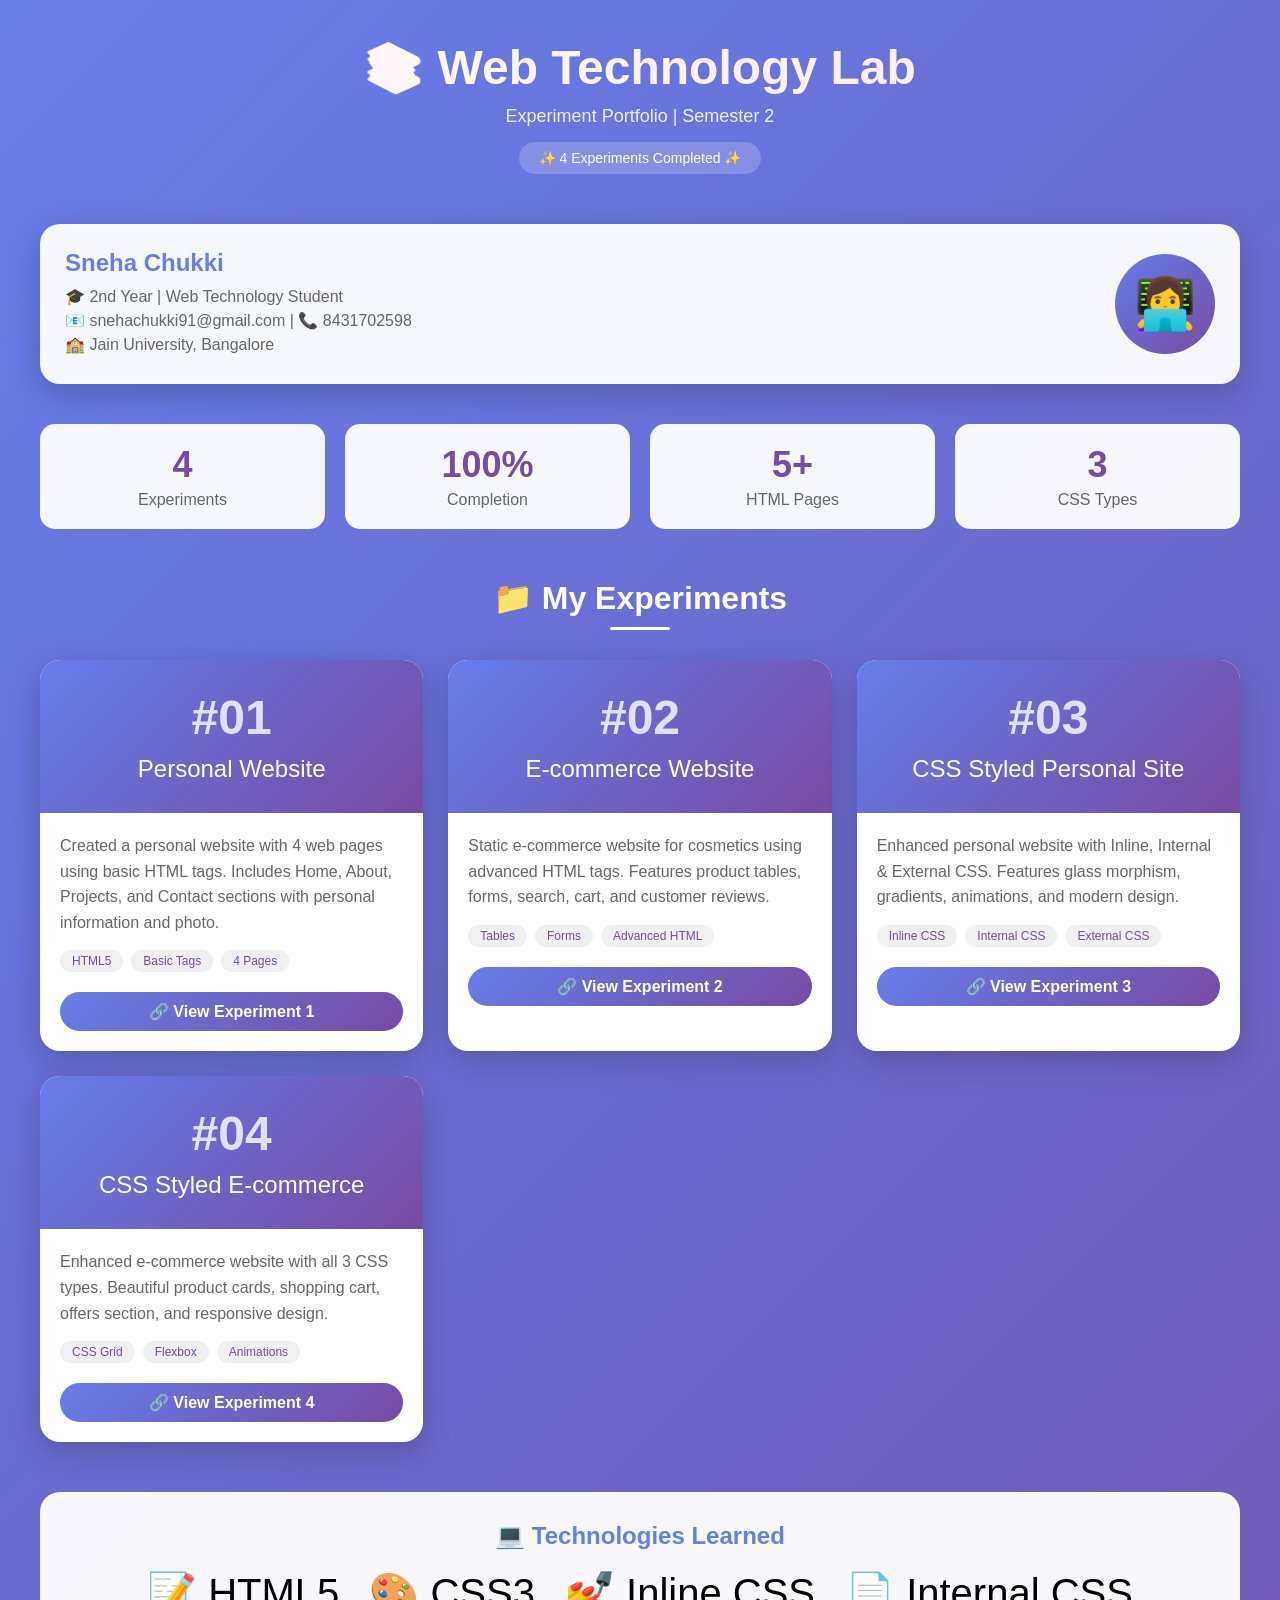
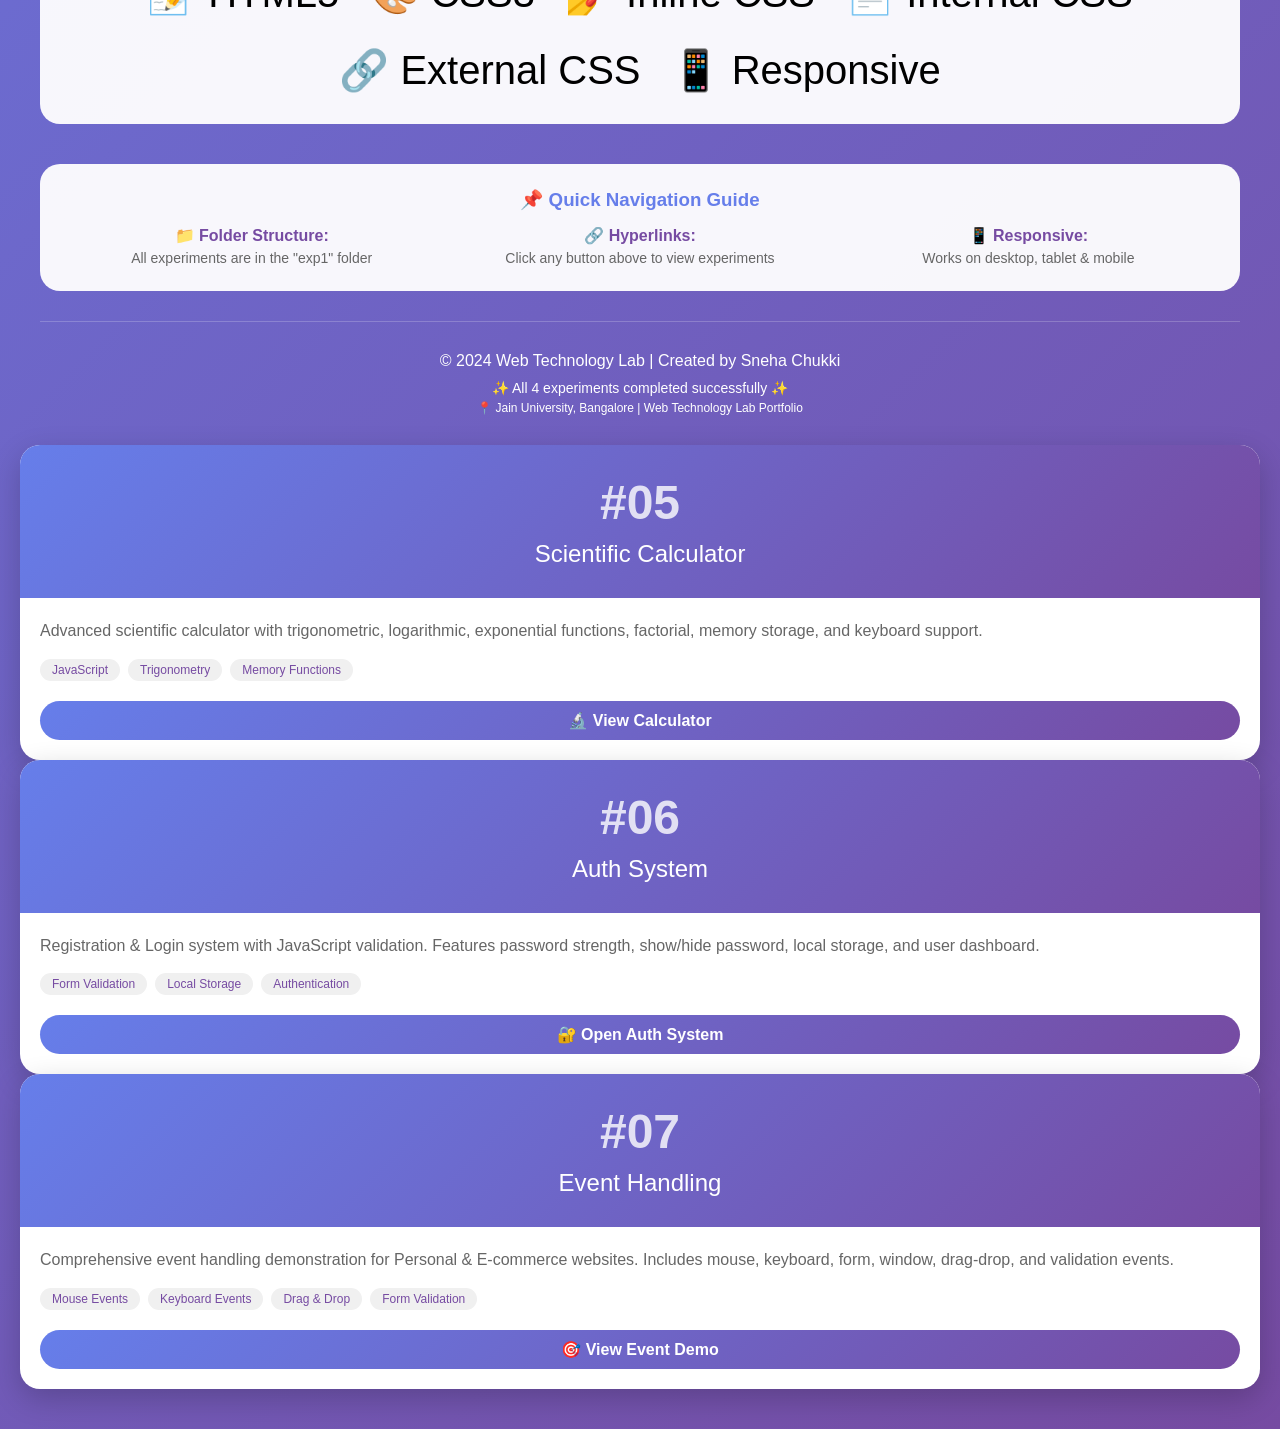
<file: index.html>
<!DOCTYPE html>
<html>
<head>
    <title>Web Tech Lab - Sneha Chukki | Portfolio</title>
    
    <style>
        /* Internal CSS for Portfolio Page */
        
        * {
            margin: 0;
            padding: 0;
            box-sizing: border-box;
        }
        
        body {
            font-family: 'Segoe UI', Tahoma, Geneva, Verdana, sans-serif;
            background: linear-gradient(135deg, #667eea 0%, #764ba2 100%);
            min-height: 100vh;
            padding: 40px 20px;
        }
        
        .container {
            max-width: 1200px;
            margin: 0 auto;
        }
        
        /* Header Section */
        .header {
            text-align: center;
            margin-bottom: 50px;
            animation: fadeInDown 0.8s ease-out;
        }
        
        @keyframes fadeInDown {
            from {
                opacity: 0;
                transform: translateY(-30px);
            }
            to {
                opacity: 1;
                transform: translateY(0);
            }
        }
        
        .header h1 {
            font-size: 48px;
            background: linear-gradient(135deg, #fff 0%, #ffe6f0 100%);
            -webkit-background-clip: text;
            background-clip: text;
            color: transparent;
            margin-bottom: 10px;
        }
        
        .header p {
            color: white;
            font-size: 18px;
            opacity: 0.9;
        }
        
        .badge {
            display: inline-block;
            background: rgba(255,255,255,0.2);
            backdrop-filter: blur(10px);
            padding: 8px 20px;
            border-radius: 50px;
            color: white;
            margin-top: 15px;
            font-size: 14px;
        }
        
        /* Student Info Card */
        .student-info {
            background: rgba(255,255,255,0.95);
            border-radius: 20px;
            padding: 25px;
            margin-bottom: 40px;
            display: flex;
            align-items: center;
            justify-content: space-between;
            flex-wrap: wrap;
            gap: 20px;
            box-shadow: 0 10px 30px rgba(0,0,0,0.2);
            animation: fadeInUp 0.8s ease-out;
        }
        
        @keyframes fadeInUp {
            from {
                opacity: 0;
                transform: translateY(30px);
            }
            to {
                opacity: 1;
                transform: translateY(0);
            }
        }
        
        .student-details h2 {
            color: #667eea;
            margin-bottom: 10px;
        }
        
        .student-details p {
            color: #666;
            margin: 5px 0;
        }
        
        .student-photo {
            width: 100px;
            height: 100px;
            background: linear-gradient(135deg, #667eea 0%, #764ba2 100%);
            border-radius: 50%;
            display: flex;
            align-items: center;
            justify-content: center;
            font-size: 50px;
            color: white;
        }
        
        /* Stats */
        .stats {
            display: grid;
            grid-template-columns: repeat(auto-fit, minmax(150px, 1fr));
            gap: 20px;
            margin-bottom: 50px;
        }
        
        .stat-card {
            background: rgba(255,255,255,0.95);
            padding: 20px;
            border-radius: 15px;
            text-align: center;
            transition: transform 0.3s;
        }
        
        .stat-card:hover {
            transform: translateY(-5px);
        }
        
        .stat-number {
            font-size: 36px;
            font-weight: bold;
            color: #764ba2;
        }
        
        .stat-label {
            color: #666;
            margin-top: 5px;
        }
        
        /* Experiments Grid */
        .section-title {
            text-align: center;
            color: white;
            font-size: 32px;
            margin-bottom: 30px;
            position: relative;
        }
        
        .section-title:after {
            content: '';
            display: block;
            width: 60px;
            height: 3px;
            background: white;
            margin: 10px auto;
            border-radius: 5px;
        }
        
        .experiments-grid {
            display: grid;
            grid-template-columns: repeat(auto-fit, minmax(300px, 1fr));
            gap: 25px;
            margin-bottom: 50px;
        }
        
        .exp-card {
            background: white;
            border-radius: 20px;
            overflow: hidden;
            box-shadow: 0 10px 30px rgba(0,0,0,0.2);
            transition: all 0.3s ease;
            animation: fadeInUp 0.6s ease-out;
            animation-fill-mode: both;
        }
        
        .exp-card:nth-child(1) { animation-delay: 0.1s; }
        .exp-card:nth-child(2) { animation-delay: 0.2s; }
        .exp-card:nth-child(3) { animation-delay: 0.3s; }
        .exp-card:nth-child(4) { animation-delay: 0.4s; }
        
        .exp-card:hover {
            transform: translateY(-10px);
            box-shadow: 0 20px 40px rgba(0,0,0,0.3);
        }
        
        .exp-header {
            background: linear-gradient(135deg, #667eea 0%, #764ba2 100%);
            padding: 30px;
            text-align: center;
            color: white;
        }
        
        .exp-number {
            font-size: 48px;
            font-weight: bold;
            opacity: 0.8;
        }
        
        .exp-title {
            font-size: 24px;
            margin-top: 10px;
        }
        
        .exp-body {
            padding: 20px;
        }
        
        .exp-description {
            color: #666;
            line-height: 1.6;
            margin-bottom: 15px;
        }
        
        .exp-tags {
            display: flex;
            flex-wrap: wrap;
            gap: 8px;
            margin-bottom: 20px;
        }
        
        .tag {
            background: #f0f0f0;
            padding: 4px 12px;
            border-radius: 20px;
            font-size: 12px;
            color: #764ba2;
        }
        
        .exp-links {
            display: flex;
            gap: 15px;
            flex-wrap: wrap;
        }
        
        .btn {
            padding: 10px 20px;
            border-radius: 25px;
            text-decoration: none;
            font-weight: bold;
            transition: all 0.3s;
            display: inline-block;
            text-align: center;
            flex: 1;
        }
        
        .btn-primary {
            background: linear-gradient(135deg, #667eea 0%, #764ba2 100%);
            color: white;
        }
        
        .btn-primary:hover {
            transform: scale(1.05);
            box-shadow: 0 5px 15px rgba(102,126,234,0.4);
        }
        
        .btn-outline {
            border: 2px solid #764ba2;
            color: #764ba2;
            background: transparent;
        }
        
        .btn-outline:hover {
            background: #764ba2;
            color: white;
        }
        
        /* Tech Stack */
        .tech-stack {
            background: rgba(255,255,255,0.95);
            border-radius: 20px;
            padding: 30px;
            margin-bottom: 40px;
            text-align: center;
        }
        
        .tech-stack h3 {
            color: #667eea;
            margin-bottom: 20px;
            font-size: 24px;
        }
        
        .tech-icons {
            display: flex;
            justify-content: center;
            gap: 30px;
            flex-wrap: wrap;
        }
        
        .tech-item {
            font-size: 40px;
        }
        
        /* Footer */
        .footer {
            text-align: center;
            color: white;
            padding: 30px;
            border-top: 1px solid rgba(255,255,255,0.2);
            margin-top: 20px;
        }
        
        /* Responsive */
        @media (max-width: 768px) {
            .header h1 {
                font-size: 32px;
            }
            .student-info {
                flex-direction: column;
                text-align: center;
            }
        }
    </style>
    
</head>
<body>

<div class="container">
    
    <!-- Header -->
    <div class="header">
        <h1>📚 Web Technology Lab</h1>
        <p>Experiment Portfolio | Semester 2</p>
        <div class="badge">✨ 4 Experiments Completed ✨</div>
    </div>
    
    <!-- Student Information -->
    <div class="student-info">
        <div class="student-details">
            <h2>Sneha Chukki</h2>
            <p>🎓 2nd Year | Web Technology Student</p>
            <p>📧 snehachukki91@gmail.com | 📞 8431702598</p>
            <p>🏫 Jain University, Bangalore</p>
        </div>
        <div class="student-photo">
            👩‍💻
        </div>
    </div>
    
    <!-- Statistics -->
    <div class="stats">
        <div class="stat-card">
            <div class="stat-number">4</div>
            <div class="stat-label">Experiments</div>
        </div>
        <div class="stat-card">
            <div class="stat-number">100%</div>
            <div class="stat-label">Completion</div>
        </div>
        <div class="stat-card">
            <div class="stat-number">5+</div>
            <div class="stat-label">HTML Pages</div>
        </div>
        <div class="stat-card">
            <div class="stat-number">3</div>
            <div class="stat-label">CSS Types</div>
        </div>
    </div>
    
    <!-- Experiments Section -->
    <h2 class="section-title">📁 My Experiments</h2>
    
    <div class="experiments-grid">
        
        <!-- Experiment 1 -->
        <div class="exp-card">
            <div class="exp-header">
                <div class="exp-number">#01</div>
                <div class="exp-title">Personal Website</div>
            </div>
            <div class="exp-body">
                <p class="exp-description">
                    Created a personal website with 4 web pages using basic HTML tags. 
                    Includes Home, About, Projects, and Contact sections with personal information and photo.
                </p>
                <div class="exp-tags">
                    <span class="tag">HTML5</span>
                    <span class="tag">Basic Tags</span>
                    <span class="tag">4 Pages</span>
                </div>
                <div class="exp-links">
                    <a href="exp1/personalweb.html" class="btn btn-primary">🔗 View Experiment 1</a>
                </div>
            </div>
        </div>
        
        <!-- Experiment 2 -->
        <div class="exp-card">
            <div class="exp-header">
                <div class="exp-number">#02</div>
                <div class="exp-title">E-commerce Website</div>
            </div>
            <div class="exp-body">
                <p class="exp-description">
                    Static e-commerce website for cosmetics using advanced HTML tags. 
                    Features product tables, forms, search, cart, and customer reviews.
                </p>
                <div class="exp-tags">
                    <span class="tag">Tables</span>
                    <span class="tag">Forms</span>
                    <span class="tag">Advanced HTML</span>
                </div>
                <div class="exp-links">
                    <a href="exp2/e-commerce.html" class="btn btn-primary">🔗 View Experiment 2</a>
                </div>
            </div>
        </div>
        
        <!-- Experiment 3 -->
        <div class="exp-card">
            <div class="exp-header">
                <div class="exp-number">#03</div>
                <div class="exp-title">CSS Styled Personal Site</div>
            </div>
            <div class="exp-body">
                <p class="exp-description">
                    Enhanced personal website with Inline, Internal & External CSS. 
                    Features glass morphism, gradients, animations, and modern design.
                </p>
                <div class="exp-tags">
                    <span class="tag">Inline CSS</span>
                    <span class="tag">Internal CSS</span>
                    <span class="tag">External CSS</span>
                </div>
                <div class="exp-links">
                    <a href="exp3/personalwebsite.html" class="btn btn-primary">🔗 View Experiment 3</a>
                </div>
            </div>
        </div>
        
        <!-- Experiment 4 -->
        <div class="exp-card">
            <div class="exp-header">
                <div class="exp-number">#04</div>
                <div class="exp-title">CSS Styled E-commerce</div>
            </div>
            <div class="exp-body">
                <p class="exp-description">
                    Enhanced e-commerce website with all 3 CSS types. Beautiful product cards, 
                    shopping cart, offers section, and responsive design.
                </p>
                <div class="exp-tags">
                    <span class="tag">CSS Grid</span>
                    <span class="tag">Flexbox</span>
                    <span class="tag">Animations</span>
                </div>
                <div class="exp-links">
                    <a href="exp4/ecommerce_exp4.html" class="btn btn-primary">🔗 View Experiment 4</a>
                </div>
            </div>
        </div>
        
    </div>
    
    <!-- Tech Stack -->
    <div class="tech-stack">
        <h3>💻 Technologies Learned</h3>
        <div class="tech-icons">
            <div class="tech-item">📝 HTML5</div>
            <div class="tech-item">🎨 CSS3</div>
            <div class="tech-item">💅 Inline CSS</div>
            <div class="tech-item">📄 Internal CSS</div>
            <div class="tech-item">🔗 External CSS</div>
            <div class="tech-item">📱 Responsive</div>
        </div>
    </div>
    
    <!-- Quick Navigation Guide -->
    <div style="background: rgba(255,255,255,0.95); border-radius: 20px; padding: 25px; margin-bottom: 30px;">
        <h3 style="color: #667eea; text-align: center; margin-bottom: 15px;">📌 Quick Navigation Guide</h3>
        <div style="display: grid; grid-template-columns: repeat(auto-fit, minmax(200px, 1fr)); gap: 15px;">
            <div style="text-align: center;">
                <strong style="color: #764ba2;">📁 Folder Structure:</strong>
                <p style="font-size: 14px; color: #666; margin-top: 5px;">All experiments are in the "exp1" folder</p>
            </div>
            <div style="text-align: center;">
                <strong style="color: #764ba2;">🔗 Hyperlinks:</strong>
                <p style="font-size: 14px; color: #666; margin-top: 5px;">Click any button above to view experiments</p>
            </div>
            <div style="text-align: center;">
                <strong style="color: #764ba2;">📱 Responsive:</strong>
                <p style="font-size: 14px; color: #666; margin-top: 5px;">Works on desktop, tablet & mobile</p>
            </div>
        </div>
    </div>
    
    <!-- Footer -->
    <div class="footer">
        <p>© 2024 Web Technology Lab | Created by Sneha Chukki</p>
        <p style="margin-top: 10px; font-size: 14px;">✨ All 4 experiments completed successfully ✨</p>
        <p style="margin-top: 5px; font-size: 12px;">📍 Jain University, Bangalore | Web Technology Lab Portfolio</p>
    </div>
    
</div>

</body>
</html>
<!-- Experiment 5 -->
<div class="exp-card">
    <div class="exp-header">
        <div class="exp-number">#05</div>
        <div class="exp-title">Scientific Calculator</div>
    </div>
    <div class="exp-body">
        <p class="exp-description">
            Advanced scientific calculator with trigonometric, logarithmic, 
            exponential functions, factorial, memory storage, and keyboard support.
        </p>
        <div class="exp-tags">
            <span class="tag">JavaScript</span>
            <span class="tag">Trigonometry</span>
            <span class="tag">Memory Functions</span>
        </div>
        <div class="exp-links">
            <a href="exp5/scientific-calculator.html" class="btn btn-primary">🔬 View Calculator</a>
        </div>
    </div>
</div>
<!-- Experiment 6 -->
<div class="exp-card">
    <div class="exp-header">
        <div class="exp-number">#06</div>
        <div class="exp-title">Auth System</div>
    </div>
    <div class="exp-body">
        <p class="exp-description">
            Registration & Login system with JavaScript validation. Features password strength, 
            show/hide password, local storage, and user dashboard.
        </p>
        <div class="exp-tags">
            <span class="tag">Form Validation</span>
            <span class="tag">Local Storage</span>
            <span class="tag">Authentication</span>
        </div>
        <div class="exp-links">
            <a href="exp6/auth-system.html" class="btn btn-primary">🔐 Open Auth System</a>
        </div>
    </div>
</div>
<!-- Experiment 7 -->
<div class="exp-card">
    <div class="exp-header">
        <div class="exp-number">#07</div>
        <div class="exp-title">Event Handling</div>
    </div>
    <div class="exp-body">
        <p class="exp-description">
            Comprehensive event handling demonstration for Personal & E-commerce websites.
            Includes mouse, keyboard, form, window, drag-drop, and validation events.
        </p>
        <div class="exp-tags">
            <span class="tag">Mouse Events</span>
            <span class="tag">Keyboard Events</span>
            <span class="tag">Drag & Drop</span>
            <span class="tag">Form Validation</span>
        </div>
        <div class="exp-links">
            <a href="exp7/event-handling.html" class="btn btn-primary">🎯 View Event Demo</a>
        </div>
    </div>
</div>
</file>
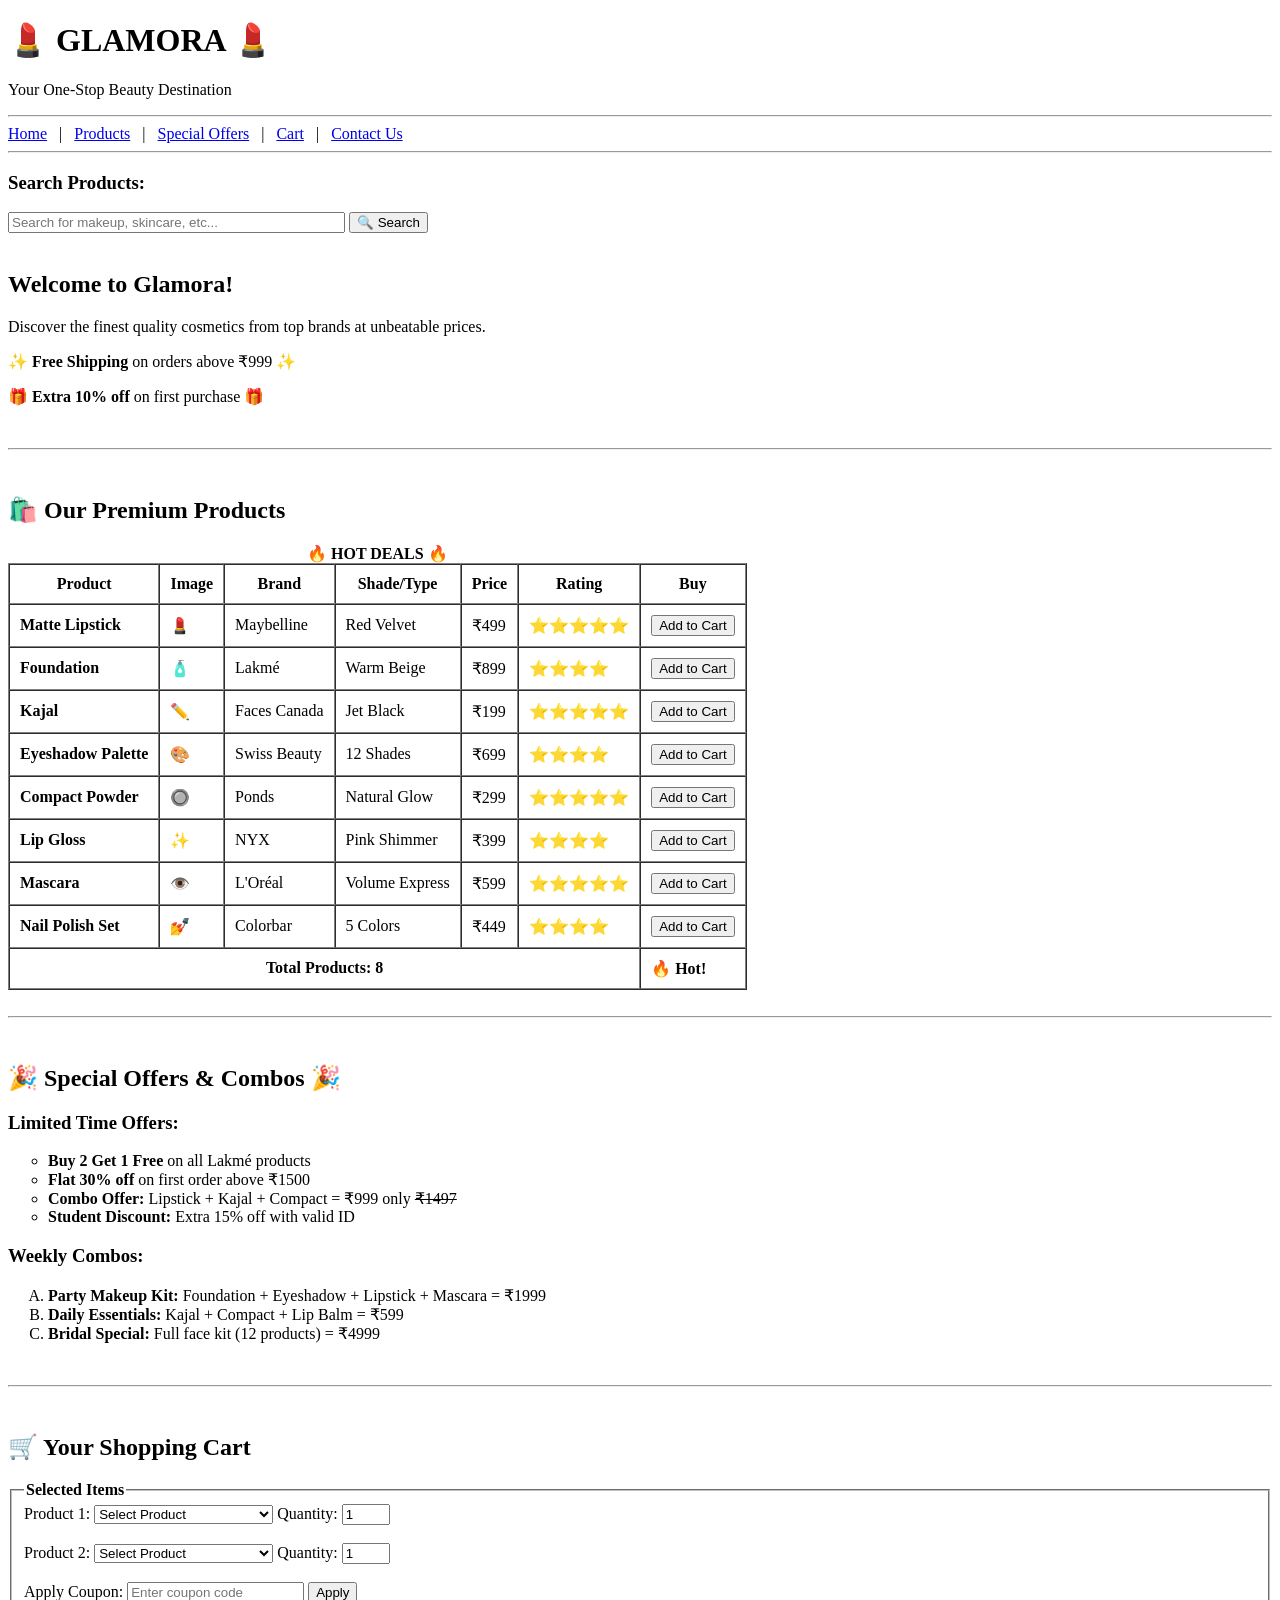
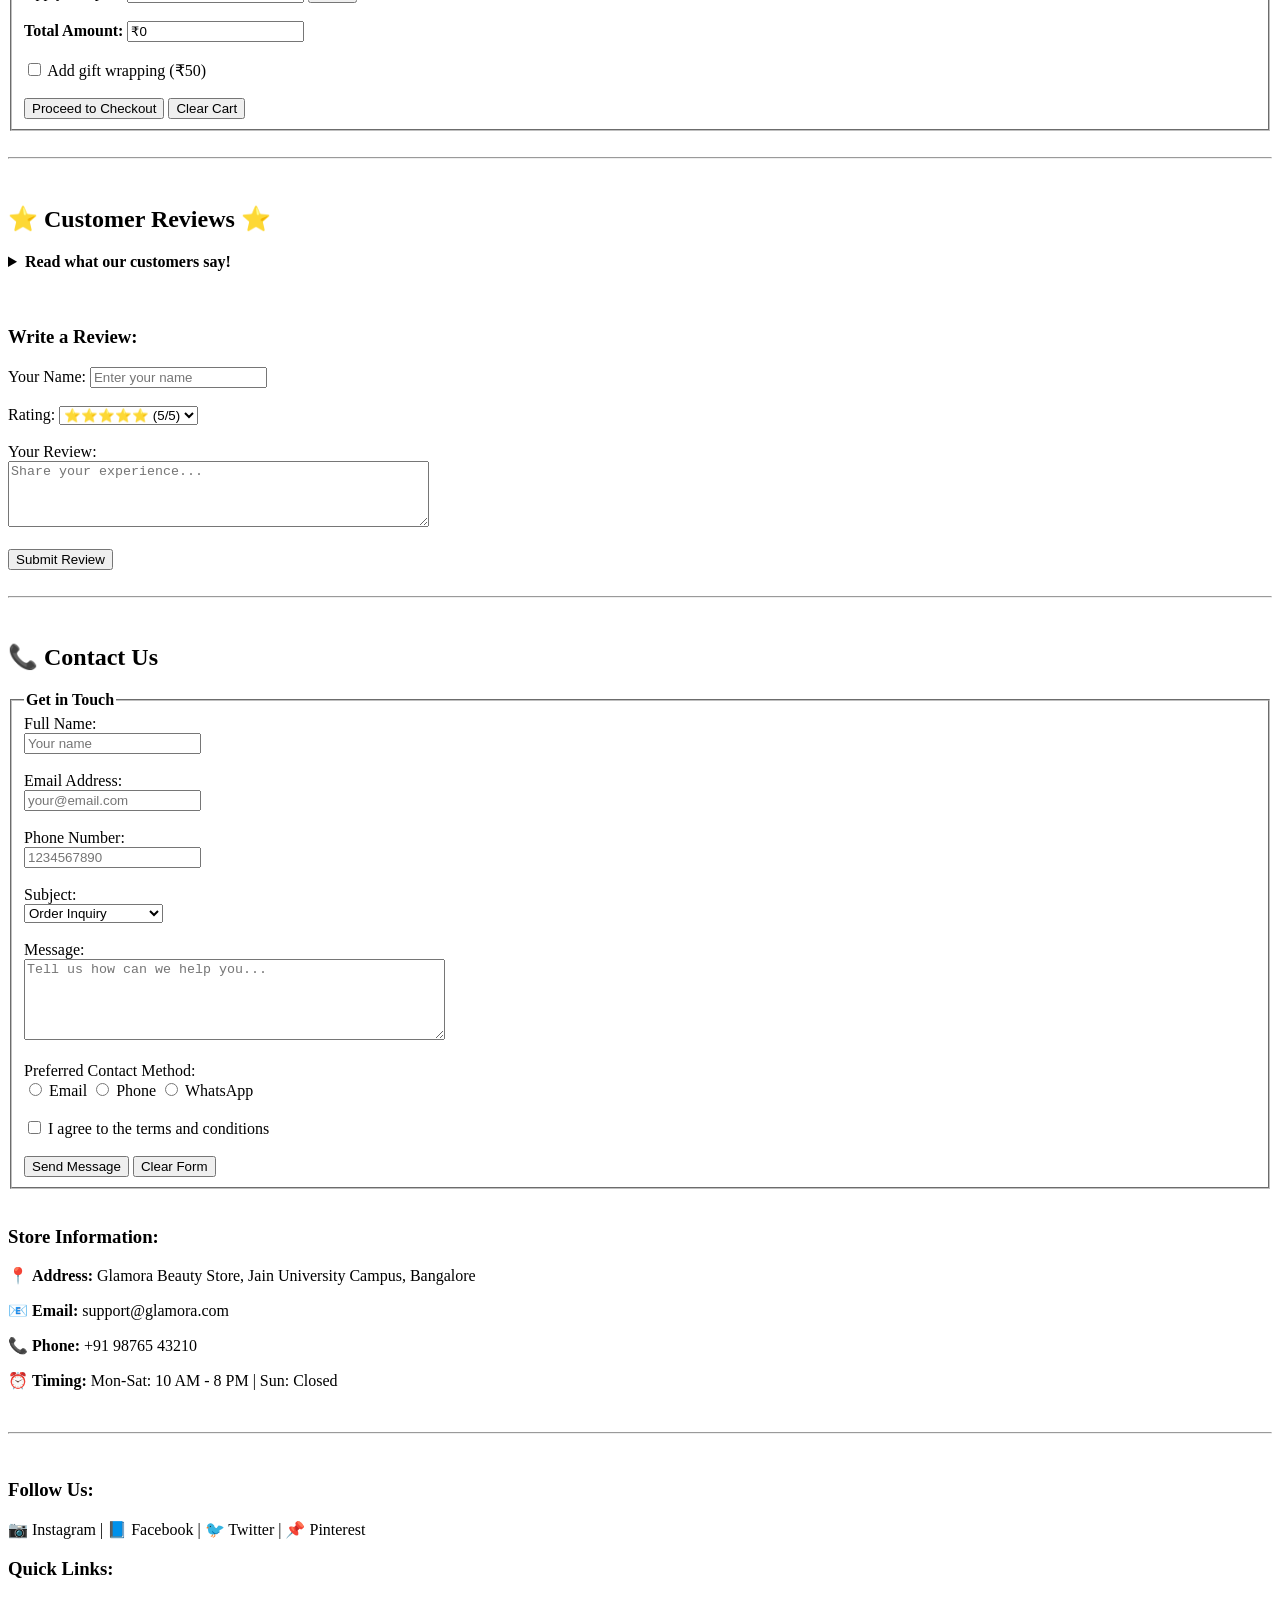
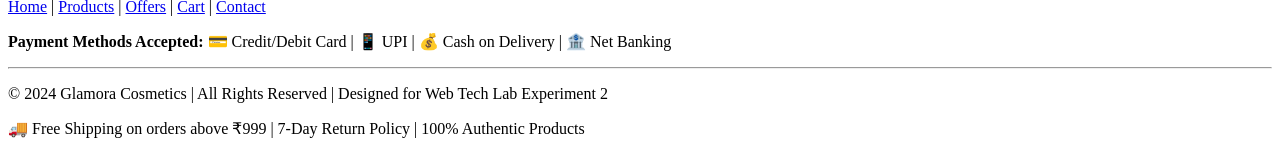
<file: exp2/e-commerce.html>
<!DOCTYPE html>
<html>
<head>
    <title>Glamora - Premium Cosmetics Store</title>
</head>
<body>

    <!-- Header Section -->
    <header>
        <h1>💄 GLAMORA 💄</h1>
        <p>Your One-Stop Beauty Destination</p>
    </header>

    <!-- Navigation Bar -->
    <nav>
        <hr>
        <a href="#home">Home</a> &nbsp; | &nbsp;
        <a href="#products">Products</a> &nbsp; | &nbsp;
        <a href="#offers">Special Offers</a> &nbsp; | &nbsp;
        <a href="#cart">Cart</a> &nbsp; | &nbsp;
        <a href="#contact">Contact Us</a>
        <hr>
    </nav>

    <!-- Search Section -->
    <section id="search">
        <h3>Search Products:</h3>
        <form>
            <input type="text" placeholder="Search for makeup, skincare, etc..." size="40">
            <input type="submit" value="🔍 Search">
        </form>
        <br>
    </section>

    <!-- Home Section -->
    <section id="home">
        <h2>Welcome to Glamora!</h2>
        <p>Discover the finest quality cosmetics from top brands at unbeatable prices.</p>
        <p>✨ <strong>Free Shipping</strong> on orders above ₹999 ✨</p>
        <p>🎁 <strong>Extra 10% off</strong> on first purchase 🎁</p>
        <br><hr><br>
    </section>

    <!-- Products Section using Tables -->
    <section id="products">
        <h2>🛍️ Our Premium Products</h2>
        
        <table border="1" cellpadding="10" cellspacing="0">
            <caption><strong>🔥 HOT DEALS 🔥</strong></caption>
            
            <!-- Table Header -->
            <thead>
                <tr>
                    <th>Product</th>
                    <th>Image</th>
                    <th>Brand</th>
                    <th>Shade/Type</th>
                    <th>Price</th>
                    <th>Rating</th>
                    <th>Buy</th>
                </tr>
            </thead>
            
            <!-- Table Body -->
            <tbody>
                <!-- Product 1 -->
                <tr>
                    <td><strong>Matte Lipstick</strong></td>
                    <td>💄</td>
                    <td>Maybelline</td>
                    <td>Red Velvet</td>
                    <td>₹499</td>
                    <td>⭐⭐⭐⭐⭐</td>
                    <td><input type="button" value="Add to Cart"></td>
                </tr>
                
                <!-- Product 2 -->
                <tr>
                    <td><strong>Foundation</strong></td>
                    <td>🧴</td>
                    <td>Lakmé</td>
                    <td>Warm Beige</td>
                    <td>₹899</td>
                    <td>⭐⭐⭐⭐</td>
                    <td><input type="button" value="Add to Cart"></td>
                </tr>
                
                <!-- Product 3 -->
                <tr>
                    <td><strong>Kajal</strong></td>
                    <td>✏️</td>
                    <td>Faces Canada</td>
                    <td>Jet Black</td>
                    <td>₹199</td>
                    <td>⭐⭐⭐⭐⭐</td>
                    <td><input type="button" value="Add to Cart"></td>
                </tr>
                
                <!-- Product 4 -->
                <tr>
                    <td><strong>Eyeshadow Palette</strong></td>
                    <td>🎨</td>
                    <td>Swiss Beauty</td>
                    <td>12 Shades</td>
                    <td>₹699</td>
                    <td>⭐⭐⭐⭐</td>
                    <td><input type="button" value="Add to Cart"></td>
                </tr>
                
                <!-- Product 5 -->
                <tr>
                    <td><strong>Compact Powder</strong></td>
                    <td>🔘</td>
                    <td>Ponds</td>
                    <td>Natural Glow</td>
                    <td>₹299</td>
                    <td>⭐⭐⭐⭐⭐</td>
                    <td><input type="button" value="Add to Cart"></td>
                </tr>
                
                <!-- Product 6 -->
                <tr>
                    <td><strong>Lip Gloss</strong></td>
                    <td>✨</td>
                    <td>NYX</td>
                    <td>Pink Shimmer</td>
                    <td>₹399</td>
                    <td>⭐⭐⭐⭐</td>
                    <td><input type="button" value="Add to Cart"></td>
                </tr>
                
                <!-- Product 7 -->
                <tr>
                    <td><strong>Mascara</strong></td>
                    <td>👁️</td>
                    <td>L'Oréal</td>
                    <td>Volume Express</td>
                    <td>₹599</td>
                    <td>⭐⭐⭐⭐⭐</td>
                    <td><input type="button" value="Add to Cart"></td>
                </tr>
                
                <!-- Product 8 -->
                <tr>
                    <td><strong>Nail Polish Set</strong></td>
                    <td>💅</td>
                    <td>Colorbar</td>
                    <td>5 Colors</td>
                    <td>₹449</td>
                    <td>⭐⭐⭐⭐</td>
                    <td><input type="button" value="Add to Cart"></td>
                </tr>
            </tbody>
            
            <!-- Table Footer -->
            <tfoot>
                <tr>
                    <td colspan="6" align="center"><strong>Total Products: 8</strong></td>
                    <td><strong>🔥 Hot!</strong></td>
                </tr>
            </tfoot>
        </table>
        
        <br><hr><br>
    </section>

    <!-- Special Offers Section using Lists -->
    <section id="offers">
        <h2>🎉 Special Offers & Combos 🎉</h2>
        
        <h3>Limited Time Offers:</h3>
        <ul type="circle">
            <li><strong>Buy 2 Get 1 Free</strong> on all Lakmé products</li>
            <li><strong>Flat 30% off</strong> on first order above ₹1500</li>
            <li><strong>Combo Offer:</strong> Lipstick + Kajal + Compact = ₹999 only <del>₹1497</del></li>
            <li><strong>Student Discount:</strong> Extra 15% off with valid ID</li>
        </ul>
        
        <h3>Weekly Combos:</h3>
        <ol type="A">
            <li><strong>Party Makeup Kit:</strong> Foundation + Eyeshadow + Lipstick + Mascara = ₹1999</li>
            <li><strong>Daily Essentials:</strong> Kajal + Compact + Lip Balm = ₹599</li>
            <li><strong>Bridal Special:</strong> Full face kit (12 products) = ₹4999</li>
        </ol>
        
        <br><hr><br>
    </section>

    <!-- Cart Section using Forms -->
    <section id="cart">
        <h2>🛒 Your Shopping Cart</h2>
        
        <form>
            <fieldset>
                <legend><strong>Selected Items</strong></legend>
                
                <label>Product 1:</label>
                <select>
                    <option>Select Product</option>
                    <option>Matte Lipstick - ₹499</option>
                    <option>Foundation - ₹899</option>
                    <option>Kajal - ₹199</option>
                    <option>Eyeshadow Palette - ₹699</option>
                </select>
                <label>Quantity:</label>
                <input type="number" min="1" max="10" value="1" size="5">
                <br><br>
                
                <label>Product 2:</label>
                <select>
                    <option>Select Product</option>
                    <option>Matte Lipstick - ₹499</option>
                    <option>Foundation - ₹899</option>
                    <option>Kajal - ₹199</option>
                    <option>Eyeshadow Palette - ₹699</option>
                </select>
                <label>Quantity:</label>
                <input type="number" min="1" max="10" value="1" size="5">
                <br><br>
                
                <label>Apply Coupon:</label>
                <input type="text" placeholder="Enter coupon code">
                <input type="button" value="Apply">
                <br><br>
                
                <label><strong>Total Amount:</strong></label>
                <input type="text" value="₹0" readonly>
                <br><br>
                
                <input type="checkbox" id="giftwrap">
                <label for="giftwrap">Add gift wrapping (₹50)</label>
                <br><br>
                
                <input type="button" value="Proceed to Checkout">
                <input type="reset" value="Clear Cart">
            </fieldset>
        </form>
        
        <br><hr><br>
    </section>

    <!-- Customer Reviews Section -->
    <section id="reviews">
        <h2>⭐ Customer Reviews ⭐</h2>
        
        <details>
            <summary><strong>Read what our customers say!</strong></summary>
            <p>⭐⭐⭐⭐⭐ <strong>Priya S.</strong> - "Amazing quality lipsticks! Very long lasting."</p>
            <p>⭐⭐⭐⭐ <strong>Anjali M.</strong> - "Great products at affordable prices. Fast delivery!"</p>
            <p>⭐⭐⭐⭐⭐ <strong>Riya K.</strong> - "The eyeshadow palette is my new favorite!"</p>
            <p>⭐⭐⭐⭐ <strong>Neha T.</strong> - "Good customer service. Will shop again."</p>
        </details>
        <br><br>
        
        <h3>Write a Review:</h3>
        <form>
            <label>Your Name:</label>
            <input type="text" placeholder="Enter your name"><br><br>
            
            <label>Rating:</label>
            <select>
                <option>⭐⭐⭐⭐⭐ (5/5)</option>
                <option>⭐⭐⭐⭐ (4/5)</option>
                <option>⭐⭐⭐ (3/5)</option>
                <option>⭐⭐ (2/5)</option>
                <option>⭐ (1/5)</option>
            </select><br><br>
            
            <label>Your Review:</label><br>
            <textarea rows="4" cols="50" placeholder="Share your experience..."></textarea><br><br>
            
            <input type="submit" value="Submit Review">
        </form>
        
        <br><hr><br>
    </section>

    <!-- Contact Section -->
    <section id="contact">
        <h2>📞 Contact Us</h2>
        
        <form>
            <fieldset>
                <legend><strong>Get in Touch</strong></legend>
                
                <label>Full Name:</label><br>
                <input type="text" placeholder="Your name" required><br><br>
                
                <label>Email Address:</label><br>
                <input type="email" placeholder="your@email.com" required><br><br>
                
                <label>Phone Number:</label><br>
                <input type="tel" placeholder="1234567890"><br><br>
                
                <label>Subject:</label><br>
                <select>
                    <option>Order Inquiry</option>
                    <option>Product Information</option>
                    <option>Return/Refund</option>
                    <option>General Query</option>
                </select><br><br>
                
                <label>Message:</label><br>
                <textarea rows="5" cols="50" placeholder="Tell us how can we help you..."></textarea><br><br>
                
                <label>Preferred Contact Method:</label><br>
                <input type="radio" name="contact" value="email"> Email
                <input type="radio" name="contact" value="phone"> Phone
                <input type="radio" name="contact" value="whatsapp"> WhatsApp
                <br><br>
                
                <input type="checkbox" required>
                <label>I agree to the terms and conditions</label>
                <br><br>
                
                <input type="submit" value="Send Message">
                <input type="reset" value="Clear Form">
            </fieldset>
        </form>
        
        <br>
        
        <h3>Store Information:</h3>
        <p>📍 <strong>Address:</strong> Glamora Beauty Store, Jain University Campus, Bangalore</p>
        <p>📧 <strong>Email:</strong> support@glamora.com</p>
        <p>📞 <strong>Phone:</strong> +91 98765 43210</p>
        <p>⏰ <strong>Timing:</strong> Mon-Sat: 10 AM - 8 PM | Sun: Closed</p>
        
        <br><hr><br>
    </section>

    <!-- Footer Section -->
    <footer>
        <h3>Follow Us:</h3>
        <p>
            📷 Instagram | 📘 Facebook | 🐦 Twitter | 📌 Pinterest
        </p>
        
        <h3>Quick Links:</h3>
        <p>
            <a href="#home">Home</a> | 
            <a href="#products">Products</a> | 
            <a href="#offers">Offers</a> | 
            <a href="#cart">Cart</a> | 
            <a href="#contact">Contact</a>
        </p>
        
        <p><strong>Payment Methods Accepted:</strong> 💳 Credit/Debit Card | 📱 UPI | 💰 Cash on Delivery | 🏦 Net Banking</p>
        
        <hr>
        <p>&copy; 2024 Glamora Cosmetics | All Rights Reserved | Designed for Web Tech Lab Experiment 2</p>
        <p>🚚 Free Shipping on orders above ₹999 | 7-Day Return Policy | 100% Authentic Products</p>
    </footer>

</body>
</html>
</file>
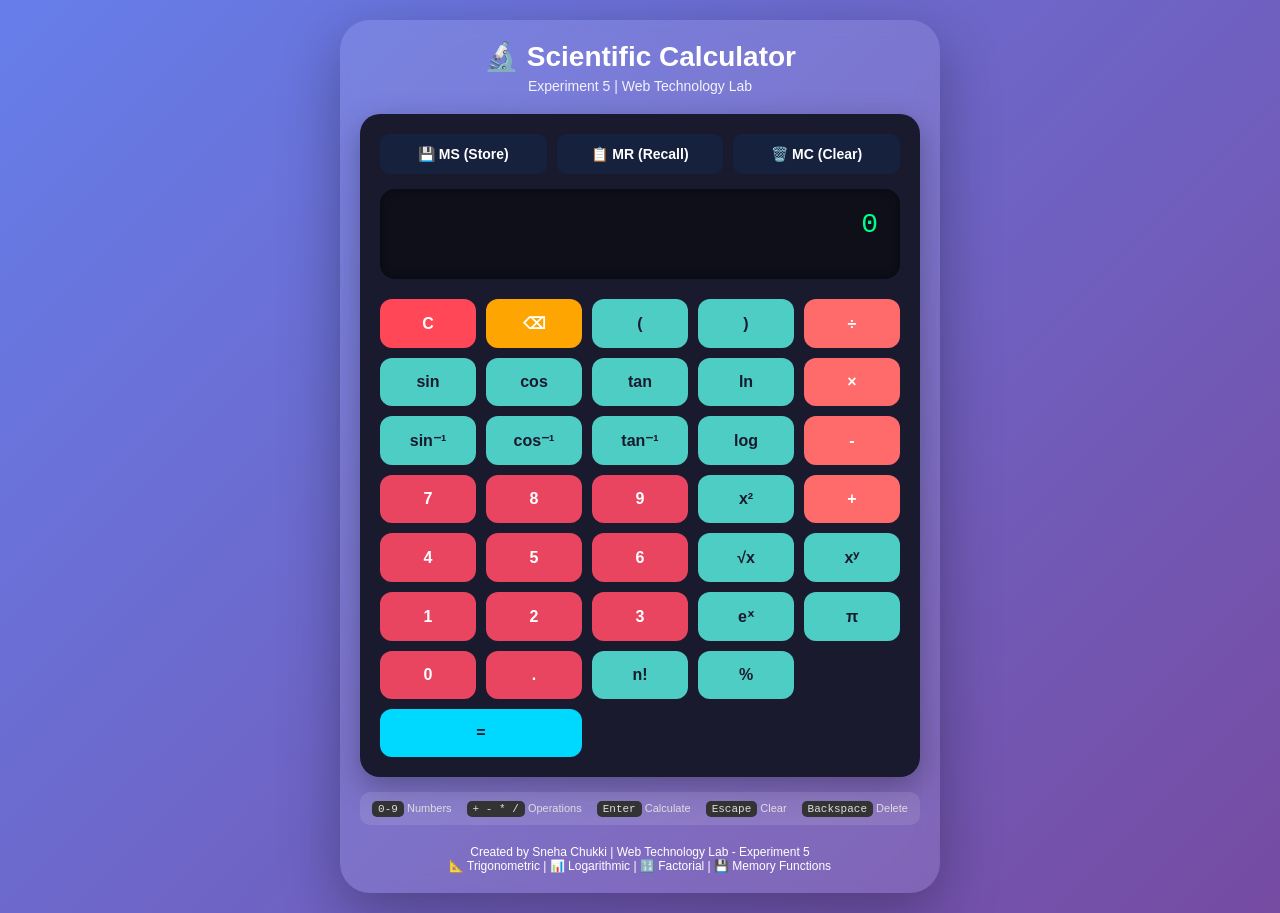
<file: exp5/scientific-calculator.html>
<!DOCTYPE html>
<html>
<head>
    <title>Exp 5: Scientific Calculator | Sneha Chukki</title>
    
    <style>
        * {
            margin: 0;
            padding: 0;
            box-sizing: border-box;
        }
        
        body {
            font-family: 'Segoe UI', Tahoma, Geneva, Verdana, sans-serif;
            background: linear-gradient(135deg, #667eea 0%, #764ba2 100%);
            min-height: 100vh;
            display: flex;
            justify-content: center;
            align-items: center;
            padding: 20px;
        }
        
        .calculator-wrapper {
            max-width: 600px;
            width: 100%;
            background: rgba(255,255,255,0.1);
            backdrop-filter: blur(10px);
            border-radius: 30px;
            padding: 20px;
            box-shadow: 0 20px 60px rgba(0,0,0,0.3);
            animation: fadeIn 0.5s ease-out;
        }
        
        @keyframes fadeIn {
            from {
                opacity: 0;
                transform: translateY(-20px);
            }
            to {
                opacity: 1;
                transform: translateY(0);
            }
        }
        
        .header {
            text-align: center;
            margin-bottom: 20px;
            color: white;
        }
        
        .header h1 {
            font-size: 28px;
            margin-bottom: 5px;
        }
        
        .header p {
            font-size: 14px;
            opacity: 0.9;
        }
        
        .calculator-container {
            background: #1a1a2e;
            border-radius: 20px;
            padding: 20px;
            box-shadow: 0 10px 30px rgba(0,0,0,0.3);
        }
        
        .calculator-screen {
            background: #0f0f1a;
            color: #00ff88;
            font-size: 28px;
            padding: 20px;
            text-align: right;
            border-radius: 15px;
            margin-bottom: 20px;
            font-family: 'Courier New', monospace;
            min-height: 90px;
            word-wrap: break-word;
            box-shadow: inset 0 0 10px rgba(0,0,0,0.5);
            letter-spacing: 2px;
        }
        
        .memory-buttons {
            display: grid;
            grid-template-columns: repeat(3, 1fr);
            gap: 10px;
            margin-bottom: 15px;
        }
        
        .memory-btn {
            padding: 12px;
            background: #16213e;
            color: white;
            border: none;
            border-radius: 10px;
            cursor: pointer;
            font-size: 14px;
            font-weight: bold;
            transition: all 0.3s ease;
        }
        
        .memory-btn:hover {
            background: #0f3460;
            transform: translateY(-2px);
        }
        
        .calculator-buttons {
            display: grid;
            grid-template-columns: repeat(5, 1fr);
            gap: 10px;
        }
        
        .calc-btn {
            padding: 15px;
            font-size: 16px;
            border: none;
            border-radius: 12px;
            cursor: pointer;
            transition: all 0.3s ease;
            font-weight: bold;
        }
        
        .calc-btn:hover {
            transform: scale(1.05);
            box-shadow: 0 5px 15px rgba(0,0,0,0.2);
        }
        
        .calc-btn.number {
            background: #e94560;
            color: white;
        }
        
        .calc-btn.operator {
            background: #ff6b6b;
            color: white;
        }
        
        .calc-btn.scientific {
            background: #4ecdc4;
            color: #1a1a2e;
        }
        
        .calc-btn.equals {
            background: #00d9ff;
            color: #1a1a2e;
            grid-column: span 2;
        }
        
        .calc-btn.clear {
            background: #ff4757;
            color: white;
        }
        
        .calc-btn.backspace {
            background: #ffa502;
            color: white;
        }
        
        .footer {
            text-align: center;
            margin-top: 20px;
            color: white;
            font-size: 12px;
        }
        
        .shortcuts {
            display: flex;
            flex-wrap: wrap;
            justify-content: center;
            gap: 15px;
            margin-top: 15px;
            padding: 10px;
            background: rgba(255,255,255,0.1);
            border-radius: 10px;
        }
        
        .shortcut {
            font-size: 11px;
            color: #ddd;
        }
        
        .shortcut kbd {
            background: #333;
            padding: 2px 6px;
            border-radius: 5px;
            font-family: monospace;
        }
        
        @media (max-width: 550px) {
            .calculator-buttons {
                gap: 8px;
            }
            .calc-btn {
                padding: 10px;
                font-size: 12px;
            }
            .calculator-screen {
                font-size: 20px;
                padding: 15px;
            }
        }
    </style>
</head>
<body>

<div class="calculator-wrapper">
    <div class="header">
        <h1>🔬 Scientific Calculator</h1>
        <p>Experiment 5 | Web Technology Lab</p>
    </div>
    
    <div class="calculator-container">
        <!-- Memory Buttons -->
        <div class="memory-buttons">
            <button class="memory-btn" onclick="memoryStore()">💾 MS (Store)</button>
            <button class="memory-btn" onclick="memoryRecall()">📋 MR (Recall)</button>
            <button class="memory-btn" onclick="memoryClear()">🗑️ MC (Clear)</button>
        </div>
        
        <!-- Calculator Screen -->
        <div class="calculator-screen" id="screen">
            0
        </div>
        
        <!-- Calculator Buttons -->
        <div class="calculator-buttons">
            <button class="calc-btn clear" onclick="clearScreen()">C</button>
            <button class="calc-btn backspace" onclick="backspace()">⌫</button>
            <button class="calc-btn scientific" onclick="addToScreen('(')">(</button>
            <button class="calc-btn scientific" onclick="addToScreen(')')">)</button>
            <button class="calc-btn operator" onclick="addToScreen('/')">÷</button>
            
            <button class="calc-btn scientific" onclick="calculateSin()">sin</button>
            <button class="calc-btn scientific" onclick="calculateCos()">cos</button>
            <button class="calc-btn scientific" onclick="calculateTan()">tan</button>
            <button class="calc-btn scientific" onclick="calculateLn()">ln</button>
            <button class="calc-btn operator" onclick="addToScreen('*')">×</button>
            
            <button class="calc-btn scientific" onclick="calculateASin()">sin⁻¹</button>
            <button class="calc-btn scientific" onclick="calculateACos()">cos⁻¹</button>
            <button class="calc-btn scientific" onclick="calculateATan()">tan⁻¹</button>
            <button class="calc-btn scientific" onclick="calculateLog()">log</button>
            <button class="calc-btn operator" onclick="addToScreen('-')">-</button>
            
            <button class="calc-btn number" onclick="addToScreen('7')">7</button>
            <button class="calc-btn number" onclick="addToScreen('8')">8</button>
            <button class="calc-btn number" onclick="addToScreen('9')">9</button>
            <button class="calc-btn scientific" onclick="calculateSquare()">x²</button>
            <button class="calc-btn operator" onclick="addToScreen('+')">+</button>
            
            <button class="calc-btn number" onclick="addToScreen('4')">4</button>
            <button class="calc-btn number" onclick="addToScreen('5')">5</button>
            <button class="calc-btn number" onclick="addToScreen('6')">6</button>
            <button class="calc-btn scientific" onclick="calculateSqrt()">√x</button>
            <button class="calc-btn scientific" onclick="calculatePower()">xʸ</button>
            
            <button class="calc-btn number" onclick="addToScreen('1')">1</button>
            <button class="calc-btn number" onclick="addToScreen('2')">2</button>
            <button class="calc-btn number" onclick="addToScreen('3')">3</button>
            <button class="calc-btn scientific" onclick="calculateExp()">eˣ</button>
            <button class="calc-btn scientific" onclick="calculatePi()">π</button>
            
            <button class="calc-btn number" onclick="addToScreen('0')">0</button>
            <button class="calc-btn number" onclick="addToScreen('.')">.</button>
            <button class="calc-btn scientific" onclick="calculateFactorial()">n!</button>
            <button class="calc-btn scientific" onclick="calculatePercentage()">%</button>
            <button class="calc-btn equals" onclick="calculateResult()">=</button>
        </div>
    </div>
    
    <div class="shortcuts">
        <span class="shortcut"><kbd>0-9</kbd> Numbers</span>
        <span class="shortcut"><kbd>+ - * /</kbd> Operations</span>
        <span class="shortcut"><kbd>Enter</kbd> Calculate</span>
        <span class="shortcut"><kbd>Escape</kbd> Clear</span>
        <span class="shortcut"><kbd>Backspace</kbd> Delete</span>
    </div>
    
    <div class="footer">
        <p>Created by Sneha Chukki | Web Technology Lab - Experiment 5</p>
        <p>📐 Trigonometric | 📊 Logarithmic | 🔢 Factorial | 💾 Memory Functions</p>
    </div>
</div>

<script>
    let currentScreen = document.getElementById('screen');
    let memoryValue = 0;
    let powerMode = false;
    let powerBase = 0;
    
    // Add to screen
    function addToScreen(value) {
        if (currentScreen.innerText === '0' && value !== '.') {
            currentScreen.innerText = value;
        } else if (powerMode) {
            // Handle power function
            powerMode = false;
            currentScreen.innerText = Math.pow(powerBase, parseFloat(value));
        } else {
            currentScreen.innerText += value;
        }
    }
    
    // Clear screen
    function clearScreen() {
        currentScreen.innerText = '0';
        powerMode = false;
    }
    
    // Backspace
    function backspace() {
        if (currentScreen.innerText.length === 1) {
            currentScreen.innerText = '0';
        } else {
            currentScreen.innerText = currentScreen.innerText.slice(0, -1);
        }
    }
    
    // Calculate result
    function calculateResult() {
        try {
            let expression = currentScreen.innerText;
            expression = expression.replace(/×/g, '*').replace(/÷/g, '/');
            let result = eval(expression);
            
            // Round to 10 decimal places if needed
            if (typeof result === 'number' && !Number.isInteger(result)) {
                result = parseFloat(result.toFixed(10));
            }
            currentScreen.innerText = result;
        } catch (error) {
            currentScreen.innerText = 'Error';
            setTimeout(() => {
                currentScreen.innerText = '0';
            }, 1500);
        }
    }
    
    // Trigonometric functions (in degrees)
    function calculateSin() {
        let value = parseFloat(currentScreen.innerText);
        let result = Math.sin(value * Math.PI / 180);
        currentScreen.innerText = result;
    }
    
    function calculateCos() {
        let value = parseFloat(currentScreen.innerText);
        let result = Math.cos(value * Math.PI / 180);
        currentScreen.innerText = result;
    }
    
    function calculateTan() {
        let value = parseFloat(currentScreen.innerText);
        let result = Math.tan(value * Math.PI / 180);
        currentScreen.innerText = result;
    }
    
    // Inverse trigonometric functions (returns degrees)
    function calculateASin() {
        let value = parseFloat(currentScreen.innerText);
        if (value >= -1 && value <= 1) {
            let result = Math.asin(value) * 180 / Math.PI;
            currentScreen.innerText = result;
        } else {
            currentScreen.innerText = 'Error';
            setTimeout(() => {
                currentScreen.innerText = '0';
            }, 1500);
        }
    }
    
    function calculateACos() {
        let value = parseFloat(currentScreen.innerText);
        if (value >= -1 && value <= 1) {
            let result = Math.acos(value) * 180 / Math.PI;
            currentScreen.innerText = result;
        } else {
            currentScreen.innerText = 'Error';
            setTimeout(() => {
                currentScreen.innerText = '0';
            }, 1500);
        }
    }
    
    function calculateATan() {
        let value = parseFloat(currentScreen.innerText);
        let result = Math.atan(value) * 180 / Math.PI;
        currentScreen.innerText = result;
    }
    
    // Logarithmic functions
    function calculateLog() {
        let value = parseFloat(currentScreen.innerText);
        if (value > 0) {
            let result = Math.log10(value);
            currentScreen.innerText = result;
        } else {
            currentScreen.innerText = 'Error';
            setTimeout(() => {
                currentScreen.innerText = '0';
            }, 1500);
        }
    }
    
    function calculateLn() {
        let value = parseFloat(currentScreen.innerText);
        if (value > 0) {
            let result = Math.log(value);
            currentScreen.innerText = result;
        } else {
            currentScreen.innerText = 'Error';
            setTimeout(() => {
                currentScreen.innerText = '0';
            }, 1500);
        }
    }
    
    // Square and square root
    function calculateSquare() {
        let value = parseFloat(currentScreen.innerText);
        let result = Math.pow(value, 2);
        currentScreen.innerText = result;
    }
    
    function calculateSqrt() {
        let value = parseFloat(currentScreen.innerText);
        if (value >= 0) {
            let result = Math.sqrt(value);
            currentScreen.innerText = result;
        } else {
            currentScreen.innerText = 'Error';
            setTimeout(() => {
                currentScreen.innerText = '0';
            }, 1500);
        }
    }
    
    // Power function
    function calculatePower() {
        powerBase = parseFloat(currentScreen.innerText);
        powerMode = true;
        currentScreen.innerText = '^';
        setTimeout(() => {
            currentScreen.innerText = '0';
        }, 100);
    }
    
    // Exponential function
    function calculateExp() {
        let value = parseFloat(currentScreen.innerText);
        let result = Math.exp(value);
        currentScreen.innerText = result;
    }
    
    // Pi constant
    function calculatePi() {
        currentScreen.innerText = Math.PI;
    }
    
    // Factorial function
    function calculateFactorial() {
        let value = parseFloat(currentScreen.innerText);
        if (value >= 0 && Number.isInteger(value) && value <= 170) {
            let result = 1;
            for (let i = 2; i <= value; i++) {
                result *= i;
            }
            currentScreen.innerText = result;
        } else {
            currentScreen.innerText = 'Error';
            setTimeout(() => {
                currentScreen.innerText = '0';
            }, 1500);
        }
    }
    
    // Percentage
    function calculatePercentage() {
        let value = parseFloat(currentScreen.innerText);
        let result = value / 100;
        currentScreen.innerText = result;
    }
    
    // Memory functions
    function memoryStore() {
        memoryValue = parseFloat(currentScreen.innerText);
        showToast('✓ Stored: ' + memoryValue);
    }
    
    function memoryRecall() {
        currentScreen.innerText = memoryValue;
        showToast('📋 Recalled: ' + memoryValue);
    }
    
    function memoryClear() {
        memoryValue = 0;
        showToast('🗑️ Memory cleared');
    }
    
    // Toast notification
    function showToast(message) {
        let toast = document.createElement('div');
        toast.innerHTML = message;
        toast.style.cssText = `
            position: fixed;
            bottom: 20px;
            left: 50%;
            transform: translateX(-50%);
            background: #333;
            color: white;
            padding: 8px 16px;
            border-radius: 8px;
            font-size: 12px;
            z-index: 1000;
            animation: fadeOut 1.5s ease-out;
        `;
        document.body.appendChild(toast);
        setTimeout(() => {
            toast.remove();
        }, 1500);
    }
    
    // Keyboard support
    document.addEventListener('keydown', function(event) {
        if (event.key >= '0' && event.key <= '9') {
            addToScreen(event.key);
        } else if (event.key === '.') {
            addToScreen('.');
        } else if (event.key === '+' || event.key === '-' || event.key === '*' || event.key === '/') {
            addToScreen(event.key);
        } else if (event.key === 'Enter') {
            event.preventDefault();
            calculateResult();
        } else if (event.key === 'Escape') {
            clearScreen();
        } else if (event.key === 'Backspace') {
            backspace();
        }
    });
</script>

</body>
</html>
</file>
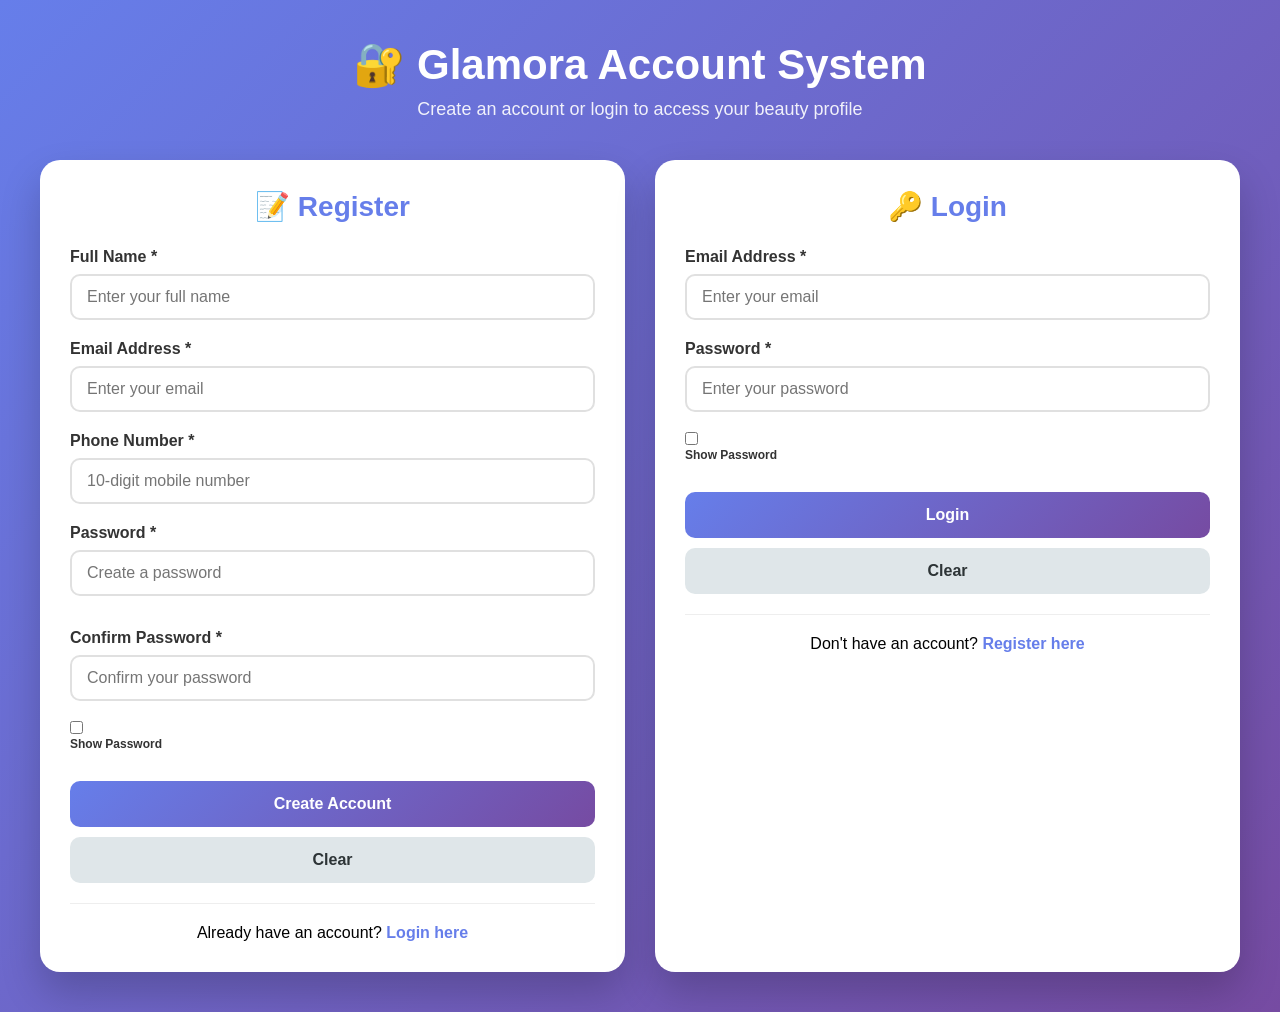
<file: exp6/auth-system.html>
<!DOCTYPE html>
<html>
<head>
    <title>Exp 6: Registration & Login System | Sneha Chukki</title>
    
    <style>
        * {
            margin: 0;
            padding: 0;
            box-sizing: border-box;
        }
        
        body {
            font-family: 'Segoe UI', Tahoma, Geneva, Verdana, sans-serif;
            background: linear-gradient(135deg, #667eea 0%, #764ba2 100%);
            min-height: 100vh;
            padding: 40px 20px;
        }
        
        .container {
            max-width: 1200px;
            margin: 0 auto;
        }
        
        .header {
            text-align: center;
            color: white;
            margin-bottom: 40px;
            animation: fadeInDown 0.8s ease-out;
        }
        
        @keyframes fadeInDown {
            from {
                opacity: 0;
                transform: translateY(-30px);
            }
            to {
                opacity: 1;
                transform: translateY(0);
            }
        }
        
        .header h1 {
            font-size: 42px;
            margin-bottom: 10px;
        }
        
        .header p {
            font-size: 18px;
            opacity: 0.9;
        }
        
        .forms-container {
            display: grid;
            grid-template-columns: 1fr 1fr;
            gap: 30px;
            animation: fadeInUp 0.8s ease-out;
        }
        
        @keyframes fadeInUp {
            from {
                opacity: 0;
                transform: translateY(30px);
            }
            to {
                opacity: 1;
                transform: translateY(0);
            }
        }
        
        .form-card {
            background: white;
            border-radius: 20px;
            padding: 30px;
            box-shadow: 0 20px 40px rgba(0,0,0,0.2);
            transition: transform 0.3s;
        }
        
        .form-card:hover {
            transform: translateY(-5px);
        }
        
        .form-card h2 {
            color: #667eea;
            margin-bottom: 25px;
            text-align: center;
            font-size: 28px;
        }
        
        .form-group {
            margin-bottom: 20px;
        }
        
        .form-group label {
            display: block;
            margin-bottom: 8px;
            font-weight: 600;
            color: #333;
        }
        
        .form-group input {
            width: 100%;
            padding: 12px 15px;
            border: 2px solid #e0e0e0;
            border-radius: 10px;
            font-size: 16px;
            transition: all 0.3s;
        }
        
        .form-group input:focus {
            outline: none;
            border-color: #667eea;
            box-shadow: 0 0 0 3px rgba(102,126,234,0.1);
        }
        
        .form-group input.error {
            border-color: #ff4757;
        }
        
        .error-message {
            color: #ff4757;
            font-size: 12px;
            margin-top: 5px;
            display: block;
        }
        
        .success-message {
            color: #00b894;
            font-size: 12px;
            margin-top: 5px;
            display: block;
        }
        
        .password-strength {
            margin-top: 8px;
            height: 5px;
            border-radius: 5px;
            transition: all 0.3s;
        }
        
        .strength-weak {
            background: #ff4757;
            width: 33%;
        }
        
        .strength-medium {
            background: #ffa502;
            width: 66%;
        }
        
        .strength-strong {
            background: #00b894;
            width: 100%;
        }
        
        .btn {
            width: 100%;
            padding: 14px;
            border: none;
            border-radius: 10px;
            font-size: 16px;
            font-weight: bold;
            cursor: pointer;
            transition: all 0.3s;
            margin-top: 10px;
        }
        
        .btn-primary {
            background: linear-gradient(135deg, #667eea 0%, #764ba2 100%);
            color: white;
        }
        
        .btn-primary:hover {
            transform: translateY(-2px);
            box-shadow: 0 5px 15px rgba(102,126,234,0.4);
        }
        
        .btn-secondary {
            background: #dfe6e9;
            color: #2d3436;
        }
        
        .btn-secondary:hover {
            background: #b2bec3;
        }
        
        .toggle-form {
            text-align: center;
            margin-top: 20px;
            padding-top: 20px;
            border-top: 1px solid #eee;
        }
        
        .toggle-form a {
            color: #667eea;
            text-decoration: none;
            font-weight: bold;
            cursor: pointer;
        }
        
        .toggle-form a:hover {
            text-decoration: underline;
        }
        
        .user-info {
            background: linear-gradient(135deg, #00b894 0%, #00cec9 100%);
            color: white;
            padding: 15px;
            border-radius: 10px;
            margin-top: 20px;
            text-align: center;
        }
        
        .hidden {
            display: none;
        }
        
        .show-password {
            margin-top: 5px;
            font-size: 12px;
        }
        
        .show-password input {
            width: auto;
            margin-right: 5px;
        }
        
        @media (max-width: 768px) {
            .forms-container {
                grid-template-columns: 1fr;
            }
            .header h1 {
                font-size: 32px;
            }
        }
        
        /* Toast Notification */
        .toast {
            position: fixed;
            bottom: 20px;
            right: 20px;
            background: #333;
            color: white;
            padding: 12px 20px;
            border-radius: 8px;
            z-index: 1000;
            animation: slideIn 0.3s ease-out;
        }
        
        @keyframes slideIn {
            from {
                transform: translateX(100%);
                opacity: 0;
            }
            to {
                transform: translateX(0);
                opacity: 1;
            }
        }
        
        .toast.success {
            background: #00b894;
        }
        
        .toast.error {
            background: #ff4757;
        }
    </style>
</head>
<body>

<div class="container">
    <div class="header">
        <h1>🔐 Glamora Account System</h1>
        <p>Create an account or login to access your beauty profile</p>
    </div>
    
    <div class="forms-container">
        
        <!-- Registration Form -->
        <div class="form-card" id="registrationForm">
            <h2>📝 Register</h2>
            <form id="registerForm" onsubmit="return false;">
                <div class="form-group">
                    <label>Full Name *</label>
                    <input type="text" id="regName" placeholder="Enter your full name">
                    <span class="error-message" id="regNameError"></span>
                </div>
                
                <div class="form-group">
                    <label>Email Address *</label>
                    <input type="email" id="regEmail" placeholder="Enter your email">
                    <span class="error-message" id="regEmailError"></span>
                </div>
                
                <div class="form-group">
                    <label>Phone Number *</label>
                    <input type="tel" id="regPhone" placeholder="10-digit mobile number">
                    <span class="error-message" id="regPhoneError"></span>
                </div>
                
                <div class="form-group">
                    <label>Password *</label>
                    <input type="password" id="regPassword" placeholder="Create a password">
                    <div class="password-strength" id="passwordStrength"></div>
                    <span class="error-message" id="regPasswordError"></span>
                </div>
                
                <div class="form-group">
                    <label>Confirm Password *</label>
                    <input type="password" id="regConfirmPassword" placeholder="Confirm your password">
                    <span class="error-message" id="regConfirmError"></span>
                </div>
                
                <div class="form-group show-password">
                    <input type="checkbox" id="showRegPassword" onclick="togglePassword('reg')">
                    <label>Show Password</label>
                </div>
                
                <button type="button" class="btn btn-primary" onclick="validateRegistration()">Create Account</button>
                <button type="reset" class="btn btn-secondary" onclick="resetRegistrationForm()">Clear</button>
            </form>
            
            <div class="toggle-form">
                <p>Already have an account? <a onclick="showLogin()">Login here</a></p>
            </div>
        </div>
        
        <!-- Login Form -->
        <div class="form-card" id="loginForm">
            <h2>🔑 Login</h2>
            <form id="loginFormElement" onsubmit="return false;">
                <div class="form-group">
                    <label>Email Address *</label>
                    <input type="email" id="loginEmail" placeholder="Enter your email">
                    <span class="error-message" id="loginEmailError"></span>
                </div>
                
                <div class="form-group">
                    <label>Password *</label>
                    <input type="password" id="loginPassword" placeholder="Enter your password">
                    <span class="error-message" id="loginPasswordError"></span>
                </div>
                
                <div class="form-group show-password">
                    <input type="checkbox" id="showLoginPassword" onclick="togglePassword('login')">
                    <label>Show Password</label>
                </div>
                
                <button type="button" class="btn btn-primary" onclick="validateLogin()">Login</button>
                <button type="reset" class="btn btn-secondary" onclick="resetLoginForm()">Clear</button>
            </form>
            
            <div class="toggle-form">
                <p>Don't have an account? <a onclick="showRegister()">Register here</a></p>
            </div>
        </div>
        
    </div>
    
    <!-- User Dashboard (shown after login) -->
    <div id="userDashboard" class="form-card hidden" style="margin-top: 30px;">
        <h2>👤 Welcome, <span id="userName"></span>!</h2>
        <div class="user-info">
            <p>✨ You have successfully logged into Glamora! ✨</p>
            <p>📧 Email: <span id="userEmail"></span></p>
            <p>📞 Phone: <span id="userPhone"></span></p>
        </div>
        <button class="btn btn-primary" onclick="logout()" style="margin-top: 20px;">🚪 Logout</button>
    </div>
</div>

<script>
    // Store registered users in localStorage
    let users = JSON.parse(localStorage.getItem('users')) || [];
    
    // Show/Hide forms on page load
    document.getElementById('loginForm').style.display = 'block';
    document.getElementById('registrationForm').style.display = 'block';
    
    function showLogin() {
        document.getElementById('registrationForm').style.display = 'none';
        document.getElementById('loginForm').style.display = 'block';
        document.getElementById('userDashboard').classList.add('hidden');
        resetLoginForm();
    }
    
    function showRegister() {
        document.getElementById('registrationForm').style.display = 'block';
        document.getElementById('loginForm').style.display = 'none';
        document.getElementById('userDashboard').classList.add('hidden');
        resetRegistrationForm();
    }
    
    // Toggle password visibility
    function togglePassword(formType) {
        if (formType === 'reg') {
            const passwordField = document.getElementById('regPassword');
            const confirmField = document.getElementById('regConfirmPassword');
            const checkbox = document.getElementById('showRegPassword');
            const type = checkbox.checked ? 'text' : 'password';
            passwordField.type = type;
            confirmField.type = type;
        } else if (formType === 'login') {
            const passwordField = document.getElementById('loginPassword');
            const checkbox = document.getElementById('showLoginPassword');
            passwordField.type = checkbox.checked ? 'text' : 'password';
        }
    }
    
    // Password strength checker
    document.getElementById('regPassword')?.addEventListener('input', function() {
        const password = this.value;
        const strengthDiv = document.getElementById('passwordStrength');
        
        let strength = 0;
        if (password.length >= 8) strength++;
        if (password.match(/[a-z]/)) strength++;
        if (password.match(/[A-Z]/)) strength++;
        if (password.match(/[0-9]/)) strength++;
        if (password.match(/[^a-zA-Z0-9]/)) strength++;
        
        strengthDiv.className = 'password-strength';
        if (strength <= 2) {
            strengthDiv.classList.add('strength-weak');
        } else if (strength <= 4) {
            strengthDiv.classList.add('strength-medium');
        } else {
            strengthDiv.classList.add('strength-strong');
        }
    });
    
    // Validate Registration
    function validateRegistration() {
        let isValid = true;
        
        // Get values
        const name = document.getElementById('regName').value.trim();
        const email = document.getElementById('regEmail').value.trim();
        const phone = document.getElementById('regPhone').value.trim();
        const password = document.getElementById('regPassword').value;
        const confirmPassword = document.getElementById('regConfirmPassword').value;
        
        // Clear previous errors
        clearRegistrationErrors();
        
        // Validate Name
        if (name === '') {
            showError('regNameError', 'Full name is required');
            isValid = false;
        } else if (name.length < 3) {
            showError('regNameError', 'Name must be at least 3 characters');
            isValid = false;
        } else if (!/^[a-zA-Z\s]+$/.test(name)) {
            showError('regNameError', 'Name can only contain letters');
            isValid = false;
        }
        
        // Validate Email
        const emailRegex = /^[^\s@]+@[^\s@]+\.[^\s@]+$/;
        if (email === '') {
            showError('regEmailError', 'Email is required');
            isValid = false;
        } else if (!emailRegex.test(email)) {
            showError('regEmailError', 'Enter a valid email address');
            isValid = false;
        } else if (users.some(user => user.email === email)) {
            showError('regEmailError', 'Email already registered');
            isValid = false;
        }
        
        // Validate Phone
        const phoneRegex = /^[6-9]\d{9}$/;
        if (phone === '') {
            showError('regPhoneError', 'Phone number is required');
            isValid = false;
        } else if (!phoneRegex.test(phone)) {
            showError('regPhoneError', 'Enter a valid 10-digit mobile number');
            isValid = false;
        }
        
        // Validate Password
        const passwordRegex = /^(?=.*[a-z])(?=.*[A-Z])(?=.*\d)(?=.*[@$!%*?&])[A-Za-z\d@$!%*?&]{8,}$/;
        if (password === '') {
            showError('regPasswordError', 'Password is required');
            isValid = false;
        } else if (password.length < 8) {
            showError('regPasswordError', 'Password must be at least 8 characters');
            isValid = false;
        } else if (!passwordRegex.test(password)) {
            showError('regPasswordError', 'Password must contain uppercase, lowercase, number & special character');
            isValid = false;
        }
        
        // Validate Confirm Password
        if (confirmPassword === '') {
            showError('regConfirmError', 'Please confirm your password');
            isValid = false;
        } else if (password !== confirmPassword) {
            showError('regConfirmError', 'Passwords do not match');
            isValid = false;
        }
        
        if (isValid) {
            // Save user
            const newUser = {
                name: name,
                email: email,
                phone: phone,
                password: password
            };
            users.push(newUser);
            localStorage.setItem('users', JSON.stringify(users));
            
            showToast('Registration Successful! Please login.', 'success');
            resetRegistrationForm();
            showLogin();
        }
    }
    
    // Validate Login
    function validateLogin() {
        const email = document.getElementById('loginEmail').value.trim();
        const password = document.getElementById('loginPassword').value;
        
        clearLoginErrors();
        
        let isValid = true;
        
        if (email === '') {
            showError('loginEmailError', 'Email is required');
            isValid = false;
        }
        
        if (password === '') {
            showError('loginPasswordError', 'Password is required');
            isValid = false;
        }
        
        if (isValid) {
            const user = users.find(u => u.email === email && u.password === password);
            
            if (user) {
                showToast('Login Successful! Welcome back!', 'success');
                showDashboard(user);
            } else {
                showError('loginEmailError', 'Invalid email or password');
                showToast('Invalid credentials! Please try again.', 'error');
            }
        }
    }
    
    // Show Dashboard
    function showDashboard(user) {
        document.getElementById('registrationForm').style.display = 'none';
        document.getElementById('loginForm').style.display = 'none';
        document.getElementById('userDashboard').classList.remove('hidden');
        document.getElementById('userName').innerText = user.name;
        document.getElementById('userEmail').innerText = user.email;
        document.getElementById('userPhone').innerText = user.phone;
    }
    
    // Logout
    function logout() {
        document.getElementById('registrationForm').style.display = 'block';
        document.getElementById('loginForm').style.display = 'block';
        document.getElementById('userDashboard').classList.add('hidden');
        resetLoginForm();
        showToast('Logged out successfully!', 'success');
    }
    
    // Helper Functions
    function showError(elementId, message) {
        const element = document.getElementById(elementId);
        element.innerText = message;
        element.style.display = 'block';
        
        // Highlight the input field
        const input = element.previousElementSibling;
        if (input && input.tagName === 'INPUT') {
            input.classList.add('error');
        }
    }
    
    function clearRegistrationErrors() {
        const errorIds = ['regNameError', 'regEmailError', 'regPhoneError', 'regPasswordError', 'regConfirmError'];
        errorIds.forEach(id => {
            const element = document.getElementById(id);
            element.innerText = '';
            element.style.display = 'none';
        });
        
        // Remove error class from inputs
        const inputs = document.querySelectorAll('#registrationForm input');
        inputs.forEach(input => input.classList.remove('error'));
    }
    
    function clearLoginErrors() {
        const errorIds = ['loginEmailError', 'loginPasswordError'];
        errorIds.forEach(id => {
            const element = document.getElementById(id);
            element.innerText = '';
            element.style.display = 'none';
        });
        
        const inputs = document.querySelectorAll('#loginFormElement input');
        inputs.forEach(input => input.classList.remove('error'));
    }
    
    function resetRegistrationForm() {
        document.getElementById('registerForm').reset();
        clearRegistrationErrors();
        document.getElementById('passwordStrength').className = 'password-strength';
    }
    
    function resetLoginForm() {
        document.getElementById('loginFormElement').reset();
        clearLoginErrors();
    }
    
    function showToast(message, type) {
        const toast = document.createElement('div');
        toast.className = `toast ${type}`;
        toast.innerText = message;
        document.body.appendChild(toast);
        
        setTimeout(() => {
            toast.remove();
        }, 3000);
    }
    
    // Live validation for registration form
    document.getElementById('regName')?.addEventListener('input', function() {
        if (this.value.trim().length >= 3) {
            document.getElementById('regNameError').innerText = '';
            this.classList.remove('error');
        }
    });
    
    document.getElementById('regEmail')?.addEventListener('input', function() {
        const emailRegex = /^[^\s@]+@[^\s@]+\.[^\s@]+$/;
        if (emailRegex.test(this.value.trim())) {
            document.getElementById('regEmailError').innerText = '';
            this.classList.remove('error');
        }
    });
    
    document.getElementById('regPhone')?.addEventListener('input', function() {
        const phoneRegex = /^[6-9]\d{9}$/;
        if (phoneRegex.test(this.value.trim())) {
            document.getElementById('regPhoneError').innerText = '';
            this.classList.remove('error');
        }
    });
    
    // Check if user is already logged in (optional)
    // Check for stored session
</script>

</body>
</html>
</file>
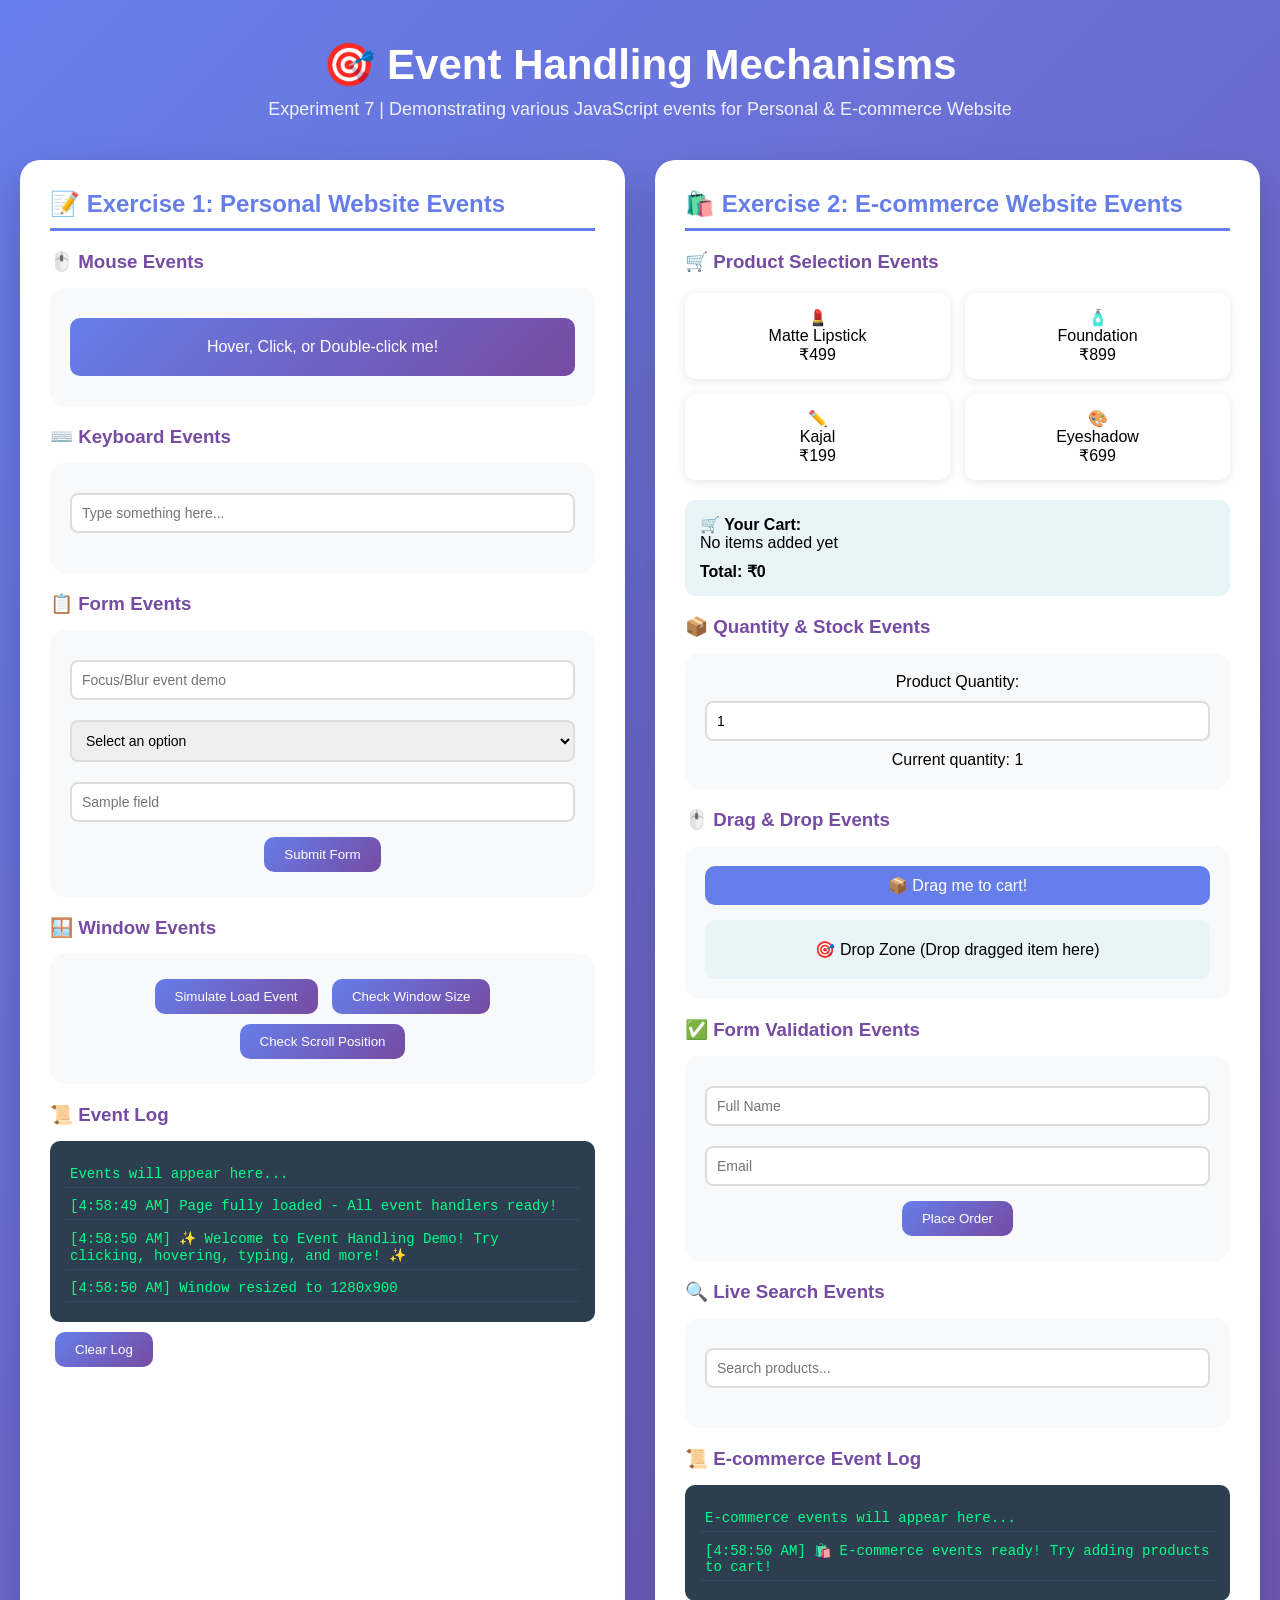
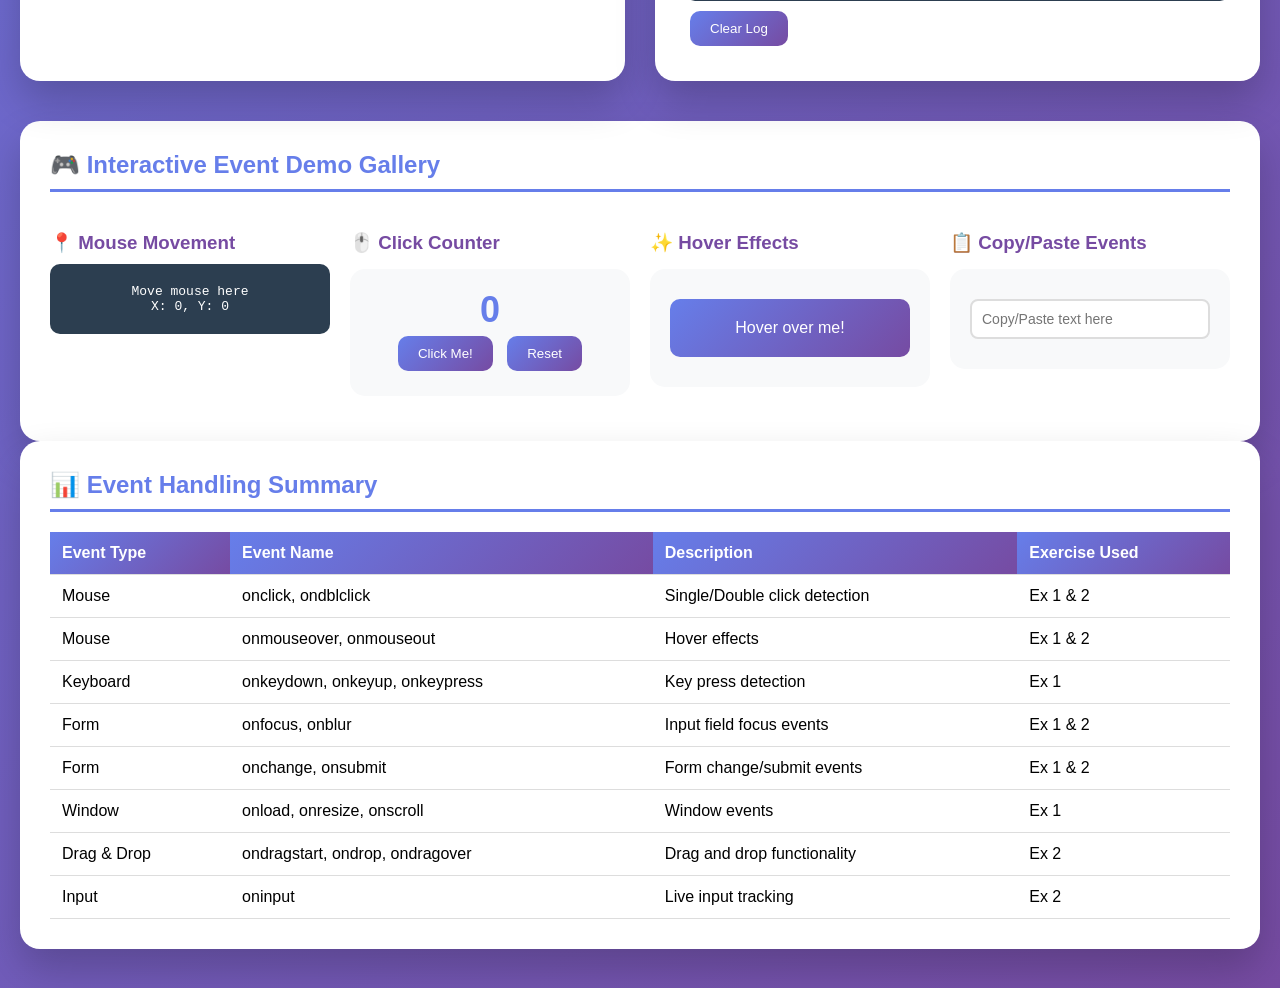
<file: exp7/event-handling.html>
<!DOCTYPE html>
<html>
<head>
    <title>Exp 7: Event Handling | Personal & E-commerce Website</title>
    
    <style>
        * {
            margin: 0;
            padding: 0;
            box-sizing: border-box;
        }
        
        body {
            font-family: 'Segoe UI', Tahoma, Geneva, Verdana, sans-serif;
            background: linear-gradient(135deg, #667eea 0%, #764ba2 100%);
            min-height: 100vh;
            padding: 40px 20px;
        }
        
        .container {
            max-width: 1400px;
            margin: 0 auto;
        }
        
        .header {
            text-align: center;
            color: white;
            margin-bottom: 40px;
            animation: fadeInDown 0.8s ease-out;
        }
        
        @keyframes fadeInDown {
            from {
                opacity: 0;
                transform: translateY(-30px);
            }
            to {
                opacity: 1;
                transform: translateY(0);
            }
        }
        
        .header h1 {
            font-size: 42px;
            margin-bottom: 10px;
        }
        
        .header p {
            font-size: 18px;
            opacity: 0.9;
        }
        
        .events-demo {
            display: grid;
            grid-template-columns: 1fr 1fr;
            gap: 30px;
            margin-bottom: 40px;
        }
        
        .event-card {
            background: white;
            border-radius: 20px;
            padding: 30px;
            box-shadow: 0 20px 40px rgba(0,0,0,0.2);
            animation: fadeInUp 0.8s ease-out;
        }
        
        @keyframes fadeInUp {
            from {
                opacity: 0;
                transform: translateY(30px);
            }
            to {
                opacity: 1;
                transform: translateY(0);
            }
        }
        
        .event-card h2 {
            color: #667eea;
            margin-bottom: 20px;
            border-bottom: 3px solid #667eea;
            padding-bottom: 10px;
        }
        
        .event-card h3 {
            color: #764ba2;
            margin: 20px 0 10px 0;
        }
        
        .demo-area {
            background: #f8f9fa;
            padding: 20px;
            border-radius: 15px;
            margin: 15px 0;
            text-align: center;
        }
        
        .interactive-element {
            background: linear-gradient(135deg, #667eea 0%, #764ba2 100%);
            color: white;
            padding: 20px;
            border-radius: 10px;
            cursor: pointer;
            transition: all 0.3s;
            margin: 10px 0;
        }
        
        .interactive-element:hover {
            transform: scale(1.02);
        }
        
        .event-log {
            background: #2c3e50;
            color: #00ff88;
            padding: 15px;
            border-radius: 10px;
            font-family: monospace;
            font-size: 14px;
            max-height: 200px;
            overflow-y: auto;
            margin-top: 15px;
        }
        
        .event-log p {
            margin: 5px 0;
            border-bottom: 1px solid #34495e;
            padding: 5px;
        }
        
        button, .btn {
            background: linear-gradient(135deg, #667eea 0%, #764ba2 100%);
            color: white;
            padding: 10px 20px;
            border: none;
            border-radius: 10px;
            cursor: pointer;
            margin: 5px;
            transition: all 0.3s;
        }
        
        button:hover, .btn:hover {
            transform: translateY(-2px);
            box-shadow: 0 5px 15px rgba(102,126,234,0.4);
        }
        
        input, textarea, select {
            padding: 10px;
            margin: 10px 0;
            border: 2px solid #ddd;
            border-radius: 8px;
            width: 100%;
            font-size: 14px;
        }
        
        input:focus, textarea:focus, select:focus {
            outline: none;
            border-color: #667eea;
        }
        
        .product-grid {
            display: grid;
            grid-template-columns: repeat(auto-fit, minmax(200px, 1fr));
            gap: 15px;
            margin: 20px 0;
        }
        
        .product-item {
            background: white;
            padding: 15px;
            border-radius: 10px;
            text-align: center;
            box-shadow: 0 2px 10px rgba(0,0,0,0.1);
            transition: all 0.3s;
            cursor: pointer;
        }
        
        .product-item:hover {
            transform: translateY(-5px);
            box-shadow: 0 5px 20px rgba(0,0,0,0.15);
        }
        
        .cart {
            background: #e8f4f8;
            padding: 15px;
            border-radius: 10px;
            margin-top: 15px;
        }
        
        .cart-item {
            background: white;
            padding: 8px;
            margin: 5px 0;
            border-radius: 5px;
            display: flex;
            justify-content: space-between;
        }
        
        .mouse-tracker {
            background: #2c3e50;
            color: white;
            padding: 20px;
            border-radius: 10px;
            text-align: center;
            font-family: monospace;
        }
        
        .key-press-demo {
            background: #fff3cd;
            padding: 20px;
            border-radius: 10px;
            text-align: center;
        }
        
        .live-counter {
            font-size: 36px;
            font-weight: bold;
            color: #667eea;
        }
        
        @media (max-width: 768px) {
            .events-demo {
                grid-template-columns: 1fr;
            }
            .header h1 {
                font-size: 32px;
            }
        }
        
        .scroll-indicator {
            position: fixed;
            top: 0;
            left: 0;
            height: 4px;
            background: linear-gradient(90deg, #667eea, #764ba2);
            width: 0%;
            z-index: 1000;
            transition: width 0.3s;
        }
    </style>
</head>
<body>

<div class="scroll-indicator" id="scrollIndicator"></div>

<div class="container">
    <div class="header">
        <h1>🎯 Event Handling Mechanisms</h1>
        <p>Experiment 7 | Demonstrating various JavaScript events for Personal & E-commerce Website</p>
    </div>
    
    <div class="events-demo">
        
        <!-- Exercise 1: Personal Website Events -->
        <div class="event-card">
            <h2>📝 Exercise 1: Personal Website Events</h2>
            
            <!-- Mouse Events -->
            <h3>🖱️ Mouse Events</h3>
            <div class="demo-area">
                <div class="interactive-element" 
                     onmouseover="logEvent('Mouse Over - Welcome message displayed')"
                     onmouseout="logEvent('Mouse Out - Welcome message hidden')"
                     onclick="logEvent('Click - Element clicked!')"
                     ondblclick="logEvent('Double Click - Element double clicked!')">
                    Hover, Click, or Double-click me!
                </div>
            </div>
            
            <!-- Keyboard Events -->
            <h3>⌨️ Keyboard Events</h3>
            <div class="demo-area">
                <input type="text" 
                       id="keyInput" 
                       placeholder="Type something here..."
                       onkeydown="logEvent('Key Down: ' + event.key)"
                       onkeyup="logEvent('Key Up: ' + event.key)"
                       onkeypress="logEvent('Key Press: ' + event.key)">
                <div id="liveTyping" style="margin-top: 10px; color: #666;"></div>
            </div>
            
            <!-- Form Events -->
            <h3>📋 Form Events</h3>
            <div class="demo-area">
                <input type="text" id="focusInput" placeholder="Focus/Blur event demo"
                       onfocus="logEvent('Focus - Input field focused')"
                       onblur="logEvent('Blur - Input field lost focus')">
                
                <select id="selectDemo" onchange="logEvent('Change - Selected option: ' + this.value)">
                    <option value="">Select an option</option>
                    <option value="Option 1">Option 1</option>
                    <option value="Option 2">Option 2</option>
                    <option value="Option 3">Option 3</option>
                </select>
                
                <form onsubmit="event.preventDefault(); logEvent('Submit - Form submitted');">
                    <input type="text" placeholder="Sample field">
                    <button type="submit">Submit Form</button>
                </form>
            </div>
            
            <!-- Window Events -->
            <h3>🪟 Window Events</h3>
            <div class="demo-area">
                <button onclick="logEvent('Load - Page loaded (simulated)')">Simulate Load Event</button>
                <button onclick="logEvent('Resize - Window resized to ' + window.innerWidth + 'px')">Check Window Size</button>
                <button onclick="logEvent('Scroll - User scrolled to position')">Check Scroll Position</button>
            </div>
            
            <!-- Event Log -->
            <h3>📜 Event Log</h3>
            <div class="event-log" id="eventLog1">
                <p>Events will appear here...</p>
            </div>
            <button onclick="clearEventLog('eventLog1')" style="margin-top: 10px;">Clear Log</button>
        </div>
        
        <!-- Exercise 2: E-commerce Website Events -->
        <div class="event-card">
            <h2>🛍️ Exercise 2: E-commerce Website Events</h2>
            
            <!-- Product Click Events -->
            <h3>🛒 Product Selection Events</h3>
            <div class="product-grid" id="productGrid">
                <div class="product-item" onclick="addToCart('💄 Matte Lipstick', 499)" onmouseenter="logEvent('Hover - Matte Lipstick')">
                    💄<br>Matte Lipstick<br>₹499
                </div>
                <div class="product-item" onclick="addToCart('🧴 Foundation', 899)" onmouseenter="logEvent('Hover - Foundation')">
                    🧴<br>Foundation<br>₹899
                </div>
                <div class="product-item" onclick="addToCart('✏️ Kajal', 199)" onmouseenter="logEvent('Hover - Kajal')">
                    ✏️<br>Kajal<br>₹199
                </div>
                <div class="product-item" onclick="addToCart('🎨 Eyeshadow', 699)" onmouseenter="logEvent('Hover - Eyeshadow Palette')">
                    🎨<br>Eyeshadow<br>₹699
                </div>
            </div>
            
            <!-- Shopping Cart -->
            <div class="cart" id="shoppingCart">
                <strong>🛒 Your Cart:</strong>
                <div id="cartItems">No items added yet</div>
                <div id="cartTotal" style="margin-top: 10px; font-weight: bold;">Total: ₹0</div>
            </div>
            
            <!-- Quantity Events -->
            <h3>📦 Quantity & Stock Events</h3>
            <div class="demo-area">
                <label>Product Quantity:</label>
                <input type="number" id="quantity" value="1" min="1" max="10"
                       onchange="logEvent('Quantity changed to: ' + this.value)"
                       oninput="updateQuantityDisplay(this.value)">
                <div id="quantityDisplay">Current quantity: 1</div>
            </div>
            
            <!-- Drag and Drop Events -->
            <h3>🖱️ Drag & Drop Events</h3>
            <div class="demo-area">
                <div draggable="true" 
                     ondragstart="dragStart(event)" 
                     ondragend="logEvent('Drag End - Dragging stopped')"
                     style="background: #667eea; color: white; padding: 10px; border-radius: 10px; cursor: move;">
                    📦 Drag me to cart!
                </div>
                <div id="dropZone" 
                     ondragover="dragOver(event)" 
                     ondrop="drop(event)"
                     style="background: #e8f4f8; padding: 20px; border-radius: 10px; margin-top: 15px; text-align: center;">
                    🎯 Drop Zone (Drop dragged item here)
                </div>
            </div>
            
            <!-- Form Validation Events -->
            <h3>✅ Form Validation Events</h3>
            <div class="demo-area">
                <form id="checkoutForm" onsubmit="return validateCheckout(event)">
                    <input type="text" id="customerName" placeholder="Full Name" 
                           onblur="validateName()"
                           onfocus="logEvent('Focus - Name field')">
                    <div id="nameError" style="color: red; font-size: 12px;"></div>
                    
                    <input type="email" id="customerEmail" placeholder="Email"
                           onblur="validateEmail()">
                    <div id="emailError" style="color: red; font-size: 12px;"></div>
                    
                    <button type="submit">Place Order</button>
                </form>
            </div>
            
            <!-- Live Search Events -->
            <h3>🔍 Live Search Events</h3>
            <div class="demo-area">
                <input type="text" id="searchBox" placeholder="Search products..." 
                       onkeyup="liveSearch(this.value)"
                       onfocus="logEvent('Focus - Search box')">
                <div id="searchResults" style="margin-top: 10px;"></div>
            </div>
            
            <!-- Event Log for E-commerce -->
            <h3>📜 E-commerce Event Log</h3>
            <div class="event-log" id="eventLog2">
                <p>E-commerce events will appear here...</p>
            </div>
            <button onclick="clearEventLog('eventLog2')" style="margin-top: 10px;">Clear Log</button>
        </div>
        
    </div>
    
    <!-- Additional Interactive Demo -->
    <div class="event-card" style="margin-top: 0;">
        <h2>🎮 Interactive Event Demo Gallery</h2>
        
        <div style="display: grid; grid-template-columns: repeat(auto-fit, minmax(250px, 1fr)); gap: 20px;">
            
            <!-- Mouse Movement Tracker -->
            <div>
                <h3>📍 Mouse Movement</h3>
                <div class="mouse-tracker" id="mouseTracker" 
                     onmousemove="trackMouse(event)"
                     onmouseleave="logEvent('Mouse left the tracker area')">
                    Move mouse here<br>
                    <span id="mouseCoords">X: 0, Y: 0</span>
                </div>
            </div>
            
            <!-- Click Counter -->
            <div>
                <h3>🖱️ Click Counter</h3>
                <div class="demo-area">
                    <div class="live-counter" id="clickCounter">0</div>
                    <button onclick="incrementClick()">Click Me!</button>
                    <button onclick="resetClickCounter()">Reset</button>
                </div>
            </div>
            
            <!-- Hover Effects -->
            <div>
                <h3>✨ Hover Effects</h3>
                <div class="demo-area">
                    <div class="interactive-element" 
                         onmouseenter="logEvent('Mouse Enter - Button hover start')"
                         onmouseleave="logEvent('Mouse Leave - Button hover end')">
                        Hover over me!
                    </div>
                </div>
            </div>
            
            <!-- Copy/Paste Events -->
            <div>
                <h3>📋 Copy/Paste Events</h3>
                <div class="demo-area">
                    <input type="text" placeholder="Copy/Paste text here"
                           oncopy="logEvent('Copy - Text copied')"
                           onpaste="logEvent('Paste - Text pasted')"
                           oncut="logEvent('Cut - Text cut')">
                </div>
            </div>
            
        </div>
    </div>
    
    <!-- Event Summary Table -->
    <div class="event-card">
        <h2>📊 Event Handling Summary</h2>
        
        <style>
            .event-table {
                width: 100%;
                border-collapse: collapse;
                margin-top: 15px;
            }
            
            .event-table th, .event-table td {
                padding: 12px;
                text-align: left;
                border-bottom: 1px solid #ddd;
            }
            
            .event-table th {
                background: linear-gradient(135deg, #667eea 0%, #764ba2 100%);
                color: white;
            }
            
            .event-table tr:hover {
                background: #f5f5f5;
            }
        </style>
        
        <table class="event-table">
            <thead>
                <tr>
                    <th>Event Type</th>
                    <th>Event Name</th>
                    <th>Description</th>
                    <th>Exercise Used</th>
                </tr>
            </thead>
            <tbody>
                <tr><td>Mouse</td><td>onclick, ondblclick</td><td>Single/Double click detection</td><td>Ex 1 & 2</td></tr>
                <tr><td>Mouse</td><td>onmouseover, onmouseout</td><td>Hover effects</td><td>Ex 1 & 2</td></tr>
                <tr><td>Keyboard</td><td>onkeydown, onkeyup, onkeypress</td><td>Key press detection</td><td>Ex 1</td></tr>
                <tr><td>Form</td><td>onfocus, onblur</td><td>Input field focus events</td><td>Ex 1 & 2</td></tr>
                <tr><td>Form</td><td>onchange, onsubmit</td><td>Form change/submit events</td><td>Ex 1 & 2</td></tr>
                <tr><td>Window</td><td>onload, onresize, onscroll</td><td>Window events</td><td>Ex 1</td></tr>
                <tr><td>Drag & Drop</td><td>ondragstart, ondrop, ondragover</td><td>Drag and drop functionality</td><td>Ex 2</td></tr>
                <tr><td>Input</td><td>oninput</td><td>Live input tracking</td><td>Ex 2</td></tr>
            </tbody>
        </table>
    </div>
</div>

<script>
    // Global variables
    let cart = [];
    let clickCount = 0;
    
    // Logging function for Exercise 1
    function logEvent(message, logId = 'eventLog1') {
        const logContainer = document.getElementById(logId);
        const timestamp = new Date().toLocaleTimeString();
        const logEntry = document.createElement('p');
        logEntry.innerHTML = `[${timestamp}] ${message}`;
        logContainer.appendChild(logEntry);
        logContainer.scrollTop = logContainer.scrollHeight;
        
        // Also log to console for debugging
        console.log(`[${timestamp}] ${message}`);
    }
    
    // Clear event log
    function clearEventLog(logId) {
        const logContainer = document.getElementById(logId);
        logContainer.innerHTML = '<p>Log cleared...</p>';
        setTimeout(() => {
            logContainer.innerHTML = '<p>Events will appear here...</p>';
        }, 1000);
    }
    
    // Live typing display
    document.getElementById('keyInput')?.addEventListener('keyup', function(e) {
        document.getElementById('liveTyping').innerHTML = `You typed: ${this.value}`;
    });
    
    // E-commerce: Add to cart
    function addToCart(productName, price) {
        cart.push({ name: productName, price: price });
        updateCartDisplay();
        logEvent(`Added to cart: ${productName} - ₹${price}`, 'eventLog2');
        
        // Visual feedback
        const product = event.target.closest('.product-item');
        if (product) {
            product.style.transform = 'scale(1.05)';
            setTimeout(() => {
                product.style.transform = 'scale(1)';
            }, 300);
        }
    }
    
    // Update cart display
    function updateCartDisplay() {
        const cartContainer = document.getElementById('cartItems');
        const totalContainer = document.getElementById('cartTotal');
        
        if (cart.length === 0) {
            cartContainer.innerHTML = 'No items added yet';
            totalContainer.innerHTML = 'Total: ₹0';
            return;
        }
        
        let cartHTML = '';
        let total = 0;
        
        cart.forEach((item, index) => {
            cartHTML += `<div class="cart-item">
                            ${item.name} - ₹${item.price}
                            <button onclick="removeFromCart(${index})" style="background: #ff4757; padding: 2px 8px;">❌</button>
                         </div>`;
            total += item.price;
        });
        
        cartContainer.innerHTML = cartHTML;
        totalContainer.innerHTML = `Total: ₹${total}`;
        logEvent(`Cart updated - Total: ₹${total}`, 'eventLog2');
    }
    
    // Remove from cart
    function removeFromCart(index) {
        const removed = cart.splice(index, 1)[0];
        updateCartDisplay();
        logEvent(`Removed from cart: ${removed.name}`, 'eventLog2');
    }
    
    // Update quantity display
    function updateQuantityDisplay(value) {
        document.getElementById('quantityDisplay').innerHTML = `Current quantity: ${value}`;
        logEvent(`Quantity updated to ${value}`, 'eventLog2');
    }
    
    // Drag and drop functions
    function dragStart(event) {
        event.dataTransfer.setData("text", "Dragged Item");
        logEvent('Drag Start - Item being dragged', 'eventLog2');
    }
    
    function dragOver(event) {
        event.preventDefault();
        event.dataTransfer.dropEffect = "copy";
    }
    
    function drop(event) {
        event.preventDefault();
        const data = event.dataTransfer.getData("text");
        logEvent(`Drop - Item dropped in cart: ${data}`, 'eventLog2');
        
        // Add to cart when dropped
        addToCart("Dragged Product", 299);
    }
    
    // Form validation
    function validateName() {
        const name = document.getElementById('customerName').value;
        const errorDiv = document.getElementById('nameError');
        
        if (name.length < 3) {
            errorDiv.innerHTML = 'Name must be at least 3 characters';
            logEvent('Validation Error - Name too short', 'eventLog2');
            return false;
        } else {
            errorDiv.innerHTML = '';
            return true;
        }
    }
    
    function validateEmail() {
        const email = document.getElementById('customerEmail').value;
        const errorDiv = document.getElementById('emailError');
        const emailRegex = /^[^\s@]+@[^\s@]+\.[^\s@]+$/;
        
        if (!emailRegex.test(email)) {
            errorDiv.innerHTML = 'Enter a valid email address';
            logEvent('Validation Error - Invalid email', 'eventLog2');
            return false;
        } else {
            errorDiv.innerHTML = '';
            return true;
        }
    }
    
    function validateCheckout(event) {
        event.preventDefault();
        const isNameValid = validateName();
        const isEmailValid = validateEmail();
        
        if (isNameValid && isEmailValid) {
            logEvent('Form Submitted Successfully - Order placed!', 'eventLog2');
            alert('Order placed successfully! 🎉');
            document.getElementById('checkoutForm').reset();
            return true;
        } else {
            logEvent('Form Submission Failed - Validation errors', 'eventLog2');
            alert('Please fix validation errors');
            return false;
        }
    }
    
    // Live search
    const products = ['Matte Lipstick', 'Foundation', 'Kajal', 'Eyeshadow', 'Mascara', 'Compact Powder', 'Lip Gloss', 'Nail Polish'];
    
    function liveSearch(query) {
        const results = products.filter(product => 
            product.toLowerCase().includes(query.toLowerCase())
        );
        
        const resultsDiv = document.getElementById('searchResults');
        
        if (query === '') {
            resultsDiv.innerHTML = '';
            return;
        }
        
        if (results.length > 0) {
            resultsDiv.innerHTML = results.map(product => 
                `<div style="padding: 5px; border-bottom: 1px solid #ddd;">🔍 ${product}</div>`
            ).join('');
            logEvent(`Search - Found ${results.length} results for "${query}"`, 'eventLog2');
        } else {
            resultsDiv.innerHTML = '<div>No products found</div>';
            logEvent(`Search - No results for "${query}"`, 'eventLog2');
        }
    }
    
    // Mouse tracking
    function trackMouse(event) {
        const x = event.offsetX;
        const y = event.offsetY;
        document.getElementById('mouseCoords').innerHTML = `X: ${x}, Y: ${y}`;
    }
    
    // Click counter
    function incrementClick() {
        clickCount++;
        document.getElementById('clickCounter').innerHTML = clickCount;
        logEvent(`Button clicked - Total clicks: ${clickCount}`, 'eventLog1');
    }
    
    function resetClickCounter() {
        clickCount = 0;
        document.getElementById('clickCounter').innerHTML = '0';
        logEvent('Click counter reset', 'eventLog1');
    }
    
    // Scroll indicator
    window.addEventListener('scroll', function() {
        const winScroll = document.body.scrollTop || document.documentElement.scrollTop;
        const height = document.documentElement.scrollHeight - document.documentElement.clientHeight;
        const scrolled = (winScroll / height) * 100;
        document.getElementById('scrollIndicator').style.width = scrolled + '%';
    });
    
    // Window resize event
    window.addEventListener('resize', function() {
        logEvent(`Window resized to ${window.innerWidth}x${window.innerHeight}`, 'eventLog1');
    });
    
    // Page load complete
    window.addEventListener('load', function() {
        logEvent('Page fully loaded - All event handlers ready!', 'eventLog1');
    });
    
    // Right click prevention demo
    document.addEventListener('contextmenu', function(e) {
        e.preventDefault();
        logEvent('Right click prevented - Context menu disabled', 'eventLog1');
        return false;
    });
    
    // Welcome message on page load
    setTimeout(() => {
        logEvent('✨ Welcome to Event Handling Demo! Try clicking, hovering, typing, and more! ✨', 'eventLog1');
        logEvent('🛍️ E-commerce events ready! Try adding products to cart!', 'eventLog2');
    }, 1000);
</script>

</body>
</html>
</file>
